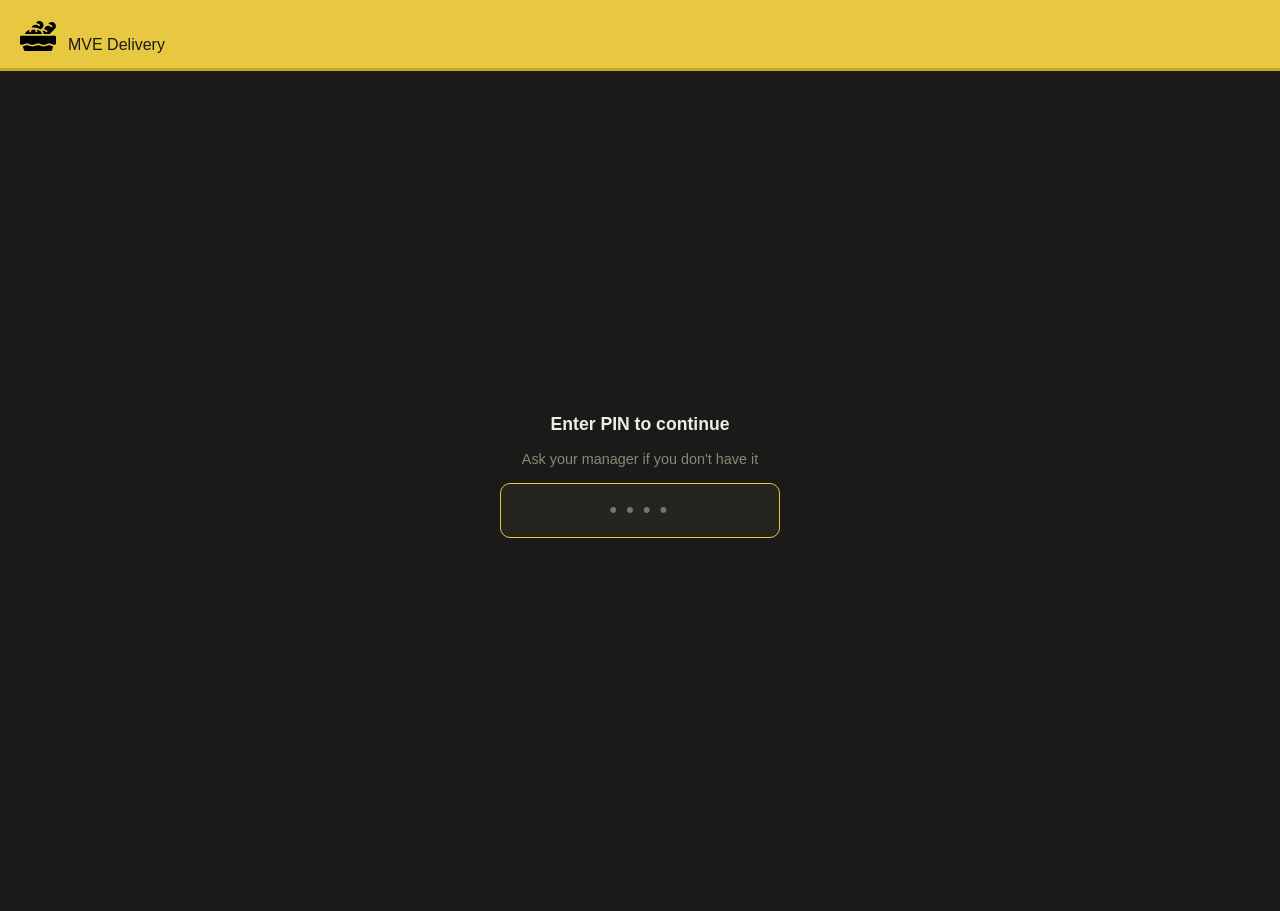
<file: index.html>
<!DOCTYPE html>
<html lang="en">
<head>
  <meta charset="UTF-8">
  <meta name="viewport" content="width=device-width, initial-scale=1.0, maximum-scale=1.0">
  <title>MVE Delivery — Choose List</title>
  <link rel="icon" href="assets/bread-basket.svg" type="image/svg+xml">
  <link rel="stylesheet" href="src/style.css">
  <style>
    .pin-screen { display: flex; flex-direction: column; align-items: center; justify-content: center; min-height: calc(100vh - 60px); padding: 2rem 1rem; gap: 1rem; }
    .pin-title { font-size: 1.1rem; font-weight: 700; color: var(--text); }
    .pin-subtitle { font-size: 0.9rem; color: var(--muted); }
    .pin-form { display: flex; flex-direction: column; align-items: center; gap: 0.75rem; width: 100%; max-width: 280px; }
    .pin-input { width: 100%; padding: 0.85rem 1rem; background: var(--surface); border: 1px solid var(--border); border-radius: 10px; color: var(--text); font-size: 1.4rem; font-family: 'DM Mono', monospace; letter-spacing: 0.15em; text-align: center; outline: none; -webkit-appearance: none; }
    .pin-input:focus { border-color: var(--accent); }
    .pin-btn { width: 100%; padding: 0.85rem; background: var(--accent); color: #1a1a18; font-size: 1rem; font-weight: 700; border: none; border-radius: 10px; cursor: pointer; }
    .pin-btn:active { opacity: 0.8; }
    .pin-error { font-size: 0.9rem; color: #e05555; min-height: 1.2em; }
    @keyframes pin-shake { 0%,100%{transform:translateX(0)} 20%{transform:translateX(-8px)} 40%{transform:translateX(8px)} 60%{transform:translateX(-6px)} 80%{transform:translateX(6px)} }
    .pin-form.shake { animation: pin-shake 0.4s ease; }
    .nav-screen { display: none; flex-direction: column; align-items: center; justify-content: center; min-height: calc(100vh - 60px); padding: 2rem 1rem; gap: 1rem; }
    .nav-screen.visible { display: flex; }
  </style>
</head>
<body>
  <header class="header">
    <img src="assets/bread-basket.svg" alt="" class="header-logo">
    <span class="header-title">MVE Delivery</span>
  </header>

  <div class="pin-screen" id="pinScreen">
    <p class="pin-title">Enter PIN to continue</p>
    <p class="pin-subtitle">Ask your manager if you don't have it</p>
    <form class="pin-form" id="pinForm" onsubmit="submitPin(event)">
      <input class="pin-input" id="pinInput" type="password" inputmode="numeric" pattern="[0-9]*" autocomplete="off" placeholder="••••" maxlength="4" autofocus>
      <p class="pin-error" id="pinError"></p>
    </form>
  </div>

  <main class="nav-screen" id="navScreen">
    <p class="landing-subtitle">Select a list to begin packing</p>
    <a href="bread.html" class="landing-btn landing-btn-bread">🍞 Bread list</a>
    <a href="freezer.html" class="landing-btn landing-btn-freezer">❄️ Freezer wares list</a>
    <a href="buddy.html" class="landing-btn landing-btn-buddy">🤝 Buddy system kiosk</a>
    <a href="upload.html" class="landing-admin">Upload order data</a>
  </main>

  <script>
    // Validates against Firestore — where the actual customer data lives.
    const FIRESTORE_BASE = 'https://firestore.googleapis.com/v1/projects/mve-bread/databases/(default)/documents';
    const FIRESTORE_KEY  = 'AIzaSyBW9rjG7CrZDC9wGmLGze1JQdKQrA2X1oQ';

    function showNav() {
      document.getElementById('pinScreen').style.display = 'none';
      document.getElementById('navScreen').classList.add('visible');
    }

    // If PIN already in session, skip the form
    if (sessionStorage.getItem('app-pin')) {
      showNav();
    } else {
      // Auto-focus opens the number keyboard on mobile immediately
      document.getElementById('pinInput').focus();
    }

    // Strip non-digits and auto-submit once 4 digits are entered
    document.getElementById('pinInput').addEventListener('input', function () {
      this.value = this.value.replace(/\D/g, '').slice(0, 4);
      if (this.value.length === 4) {
        document.getElementById('pinForm').requestSubmit();
      }
    });

    async function submitPin(e) {
      e.preventDefault();
      const form    = document.getElementById('pinForm');
      const input   = document.getElementById('pinInput');
      const errorEl = document.getElementById('pinError');
      const entered = input.value.trim();
      if (!entered) return;

      errorEl.textContent = '';
      try {
        // Try to list bread-orders under this PIN. Firestore returns 403 if the
        // PIN doesn't match /config/pin.value — correct PIN returns 200 (empty or with data).
        const res = await fetch(
          `${FIRESTORE_BASE}/pins/${encodeURIComponent(entered)}/bread-orders?key=${FIRESTORE_KEY}&pageSize=1`
        );
        if (res.status === 401 || res.status === 403) {
          errorEl.textContent = 'Wrong PIN — try again';
          form.classList.remove('shake');
          void form.offsetWidth; // reflow to restart animation
          form.classList.add('shake');
          input.value = '';
          input.focus();
        } else {
          sessionStorage.setItem('app-pin', entered);
          showNav();
        }
      } catch {
        errorEl.textContent = 'Network error — check connection';
      }
    }
  </script>
</body>
</html>
</file>
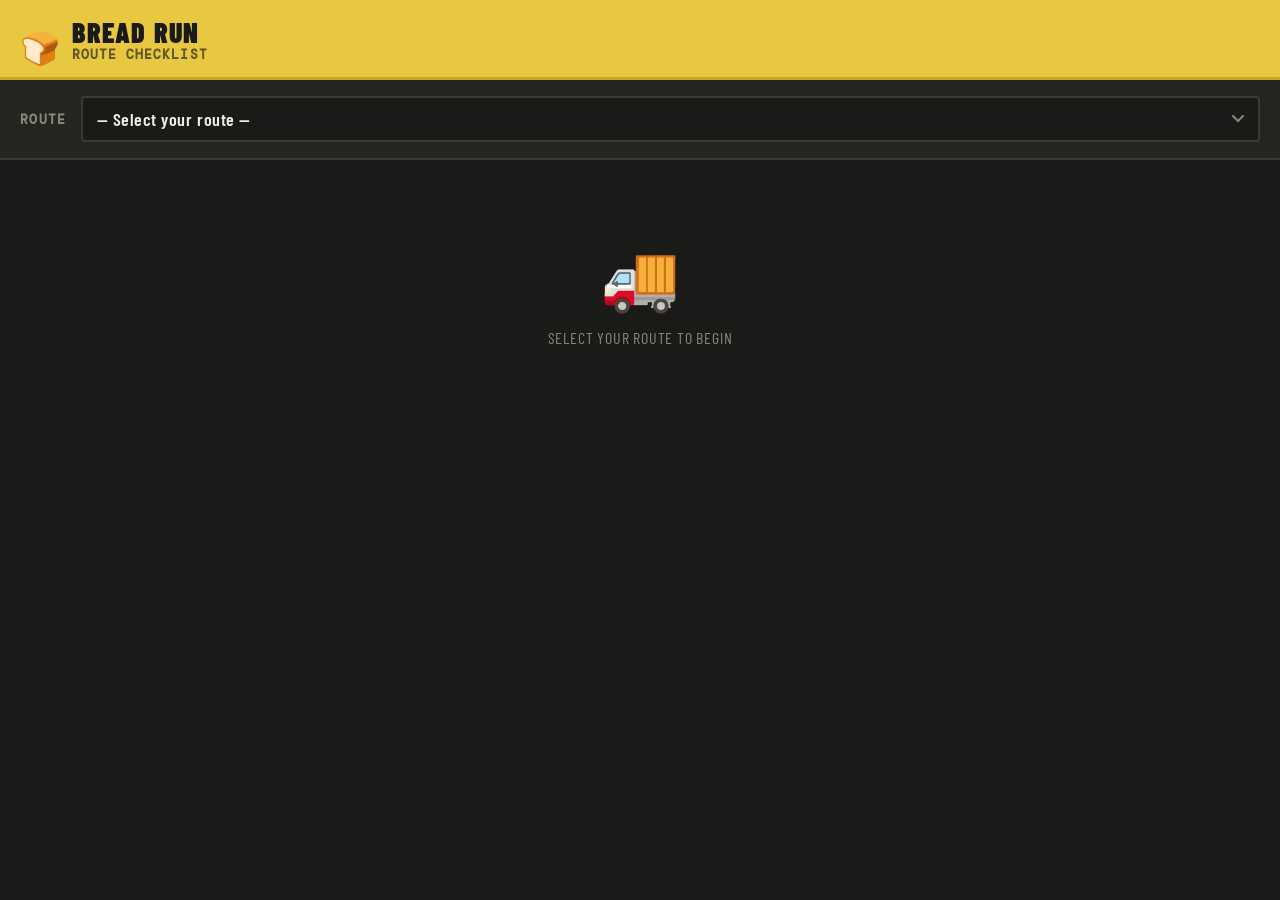
<file: bread-checklist.html>
<!DOCTYPE html>
<html lang="en">

<head>
  <meta charset="UTF-8">
  <meta name="viewport" content="width=device-width, initial-scale=1.0">
  <title>Bread Route Checklist</title>
  <link
    href="https://fonts.googleapis.com/css2?family=DM+Mono:wght@400;500&family=Barlow+Condensed:wght@400;600;700;900&display=swap"
    rel="stylesheet">
  <style>
    :root {
      --bg: #1a1a18;
      --surface: #252520;
      --border: #3a3a32;
      --accent: #e8c840;
      --accent-dim: #b09a28;
      --text: #f0ede0;
      --muted: #888878;
      --done-bg: #1e1e1a;
      --done-text: #555545;
      --check: #5abf6a;
    }

    * {
      box-sizing: border-box;
      margin: 0;
      padding: 0;
    }

    body {
      background: var(--bg);
      color: var(--text);
      font-family: 'Barlow Condensed', sans-serif;
      min-height: 100vh;
      padding: 0;
    }

    header {
      background: var(--accent);
      color: #1a1a18;
      padding: 18px 20px 14px;
      display: flex;
      align-items: flex-end;
      gap: 12px;
      position: sticky;
      top: 0;
      z-index: 100;
      border-bottom: 3px solid #c8a820;
    }

    .logo-icon {
      font-size: 32px;
      line-height: 1;
    }

    .header-text h1 {
      font-size: 28px;
      font-weight: 900;
      letter-spacing: 0.04em;
      line-height: 1;
      text-transform: uppercase;
    }

    .header-text p {
      font-size: 13px;
      font-weight: 600;
      letter-spacing: 0.08em;
      opacity: 0.65;
      text-transform: uppercase;
      font-family: 'DM Mono', monospace;
    }

    .route-selector {
      background: var(--surface);
      border-bottom: 2px solid var(--border);
      padding: 16px 20px;
      display: flex;
      align-items: center;
      gap: 14px;
    }

    .route-selector label {
      font-size: 13px;
      font-weight: 600;
      letter-spacing: 0.1em;
      text-transform: uppercase;
      color: var(--muted);
      font-family: 'DM Mono', monospace;
      white-space: nowrap;
    }

    select {
      flex: 1;
      background: var(--bg);
      color: var(--text);
      border: 2px solid var(--border);
      border-radius: 4px;
      padding: 10px 14px;
      font-family: 'Barlow Condensed', sans-serif;
      font-size: 18px;
      font-weight: 600;
      letter-spacing: 0.03em;
      cursor: pointer;
      appearance: none;
      -webkit-appearance: none;
      background-image: url("data:image/svg+xml,%3Csvg xmlns='http://www.w3.org/2000/svg' width='12' height='8' viewBox='0 0 12 8'%3E%3Cpath d='M1 1l5 5 5-5' stroke='%23888878' stroke-width='2' fill='none' stroke-linecap='round'/%3E%3C/svg%3E");
      background-repeat: no-repeat;
      background-position: right 14px center;
      transition: border-color 0.15s;
    }

    select:focus {
      outline: none;
      border-color: var(--accent);
    }

    .stats-bar {
      padding: 10px 20px;
      display: flex;
      gap: 20px;
      background: var(--bg);
      border-bottom: 1px solid var(--border);
      font-family: 'DM Mono', monospace;
      font-size: 12px;
    }

    .stat {
      display: flex;
      align-items: center;
      gap: 6px;
      color: var(--muted);
    }

    .stat strong {
      color: var(--text);
      font-size: 14px;
    }

    .stat-divider {
      color: var(--border);
    }

    .stat.completed strong {
      color: var(--check);
    }

    .content {
      padding: 16px 20px;
      max-width: 680px;
      margin: 0 auto;
    }

    .placeholder {
      text-align: center;
      padding: 60px 20px;
      color: var(--muted);
    }

    .placeholder .big {
      font-size: 64px;
      margin-bottom: 12px;
    }

    .placeholder p {
      font-size: 16px;
      letter-spacing: 0.05em;
      text-transform: uppercase;
    }

    .order-card {
      background: var(--surface);
      border: 1px solid var(--border);
      border-left: 4px solid var(--accent);
      border-radius: 4px;
      margin-bottom: 10px;
      transition: all 0.2s;
      overflow: hidden;
    }

    .order-card.checked {
      border-left-color: var(--check);
      background: var(--done-bg);
      opacity: 0.65;
    }

    .order-card label {
      display: flex;
      align-items: center;
      gap: 0;
      cursor: pointer;
      padding: 0;
    }

    .checkbox-area {
      width: 56px;
      min-height: 72px;
      display: flex;
      align-items: center;
      justify-content: center;
      flex-shrink: 0;
      border-right: 1px solid var(--border);
    }

    .order-card.checked .checkbox-area {
      border-right-color: #333;
    }

    input[type="checkbox"] {
      appearance: none;
      -webkit-appearance: none;
      width: 24px;
      height: 24px;
      border: 2.5px solid var(--border);
      border-radius: 3px;
      cursor: pointer;
      position: relative;
      transition: all 0.15s;
      flex-shrink: 0;
    }

    input[type="checkbox"]:checked {
      background: var(--check);
      border-color: var(--check);
    }

    input[type="checkbox"]:checked::after {
      content: '';
      position: absolute;
      left: 5px;
      top: 2px;
      width: 9px;
      height: 13px;
      border: 2.5px solid white;
      border-top: none;
      border-left: none;
      transform: rotate(40deg);
    }

    .order-info {
      flex: 1;
      padding: 12px 14px;
      min-width: 0;
    }

    .order-top {
      display: flex;
      align-items: baseline;
      gap: 10px;
      margin-bottom: 4px;
      flex-wrap: wrap;
    }

    .ware-name {
      font-size: 20px;
      font-weight: 700;
      letter-spacing: 0.02em;
      line-height: 1.1;
    }

    .order-card.checked .ware-name {
      color: var(--done-text);
      text-decoration: line-through;
    }

    .qty-badge {
      background: var(--accent);
      color: #1a1a18;
      font-size: 13px;
      font-weight: 700;
      padding: 2px 8px;
      border-radius: 2px;
      font-family: 'DM Mono', monospace;
      letter-spacing: 0.04em;
      white-space: nowrap;
    }

    .order-card.checked .qty-badge {
      background: #333;
      color: var(--done-text);
    }

    .order-meta {
      display: flex;
      gap: 14px;
      flex-wrap: wrap;
    }

    .meta-item {
      font-family: 'DM Mono', monospace;
      font-size: 11px;
      color: var(--muted);
      display: flex;
      align-items: center;
      gap: 4px;
    }

    .order-card.checked .meta-item {
      color: #444;
    }

    .meta-label {
      text-transform: uppercase;
      letter-spacing: 0.06em;
    }

    .meta-value {
      color: var(--text);
    }

    .order-card.checked .meta-value {
      color: #555;
    }

    .section-label {
      font-family: 'DM Mono', monospace;
      font-size: 11px;
      letter-spacing: 0.12em;
      text-transform: uppercase;
      color: var(--muted);
      margin: 20px 0 8px;
      padding-bottom: 6px;
      border-bottom: 1px solid var(--border);
    }

    .reset-btn {
      display: block;
      width: 100%;
      margin-top: 24px;
      margin-bottom: 32px;
      padding: 14px;
      background: transparent;
      border: 2px solid var(--border);
      color: var(--muted);
      font-family: 'Barlow Condensed', sans-serif;
      font-size: 16px;
      font-weight: 600;
      letter-spacing: 0.08em;
      text-transform: uppercase;
      cursor: pointer;
      border-radius: 4px;
      transition: all 0.15s;
    }

    .reset-btn:hover {
      border-color: var(--accent);
      color: var(--accent);
    }

    .all-done {
      text-align: center;
      padding: 30px 20px;
      margin-top: 10px;
    }

    .all-done .icon {
      font-size: 48px;
      margin-bottom: 8px;
    }

    .all-done p {
      font-size: 22px;
      font-weight: 700;
      letter-spacing: 0.06em;
      text-transform: uppercase;
      color: var(--check);
    }

    .summary-box {
      background: var(--surface);
      border-bottom: 3px solid var(--accent);
      padding: 0;
      overflow: hidden;
    }

    .summary-toggle {
      display: flex;
      align-items: center;
      justify-content: space-between;
      padding: 12px 20px;
      cursor: pointer;
      user-select: none;
      background: #2a2a20;
    }

    .summary-toggle:hover {
      background: #303028;
    }

    .summary-toggle-left {
      display: flex;
      align-items: center;
      gap: 10px;
    }

    .summary-title {
      font-size: 13px;
      font-weight: 700;
      letter-spacing: 0.12em;
      text-transform: uppercase;
      font-family: 'DM Mono', monospace;
      color: var(--accent);
    }

    .summary-subtitle {
      font-family: 'DM Mono', monospace;
      font-size: 11px;
      color: var(--muted);
      letter-spacing: 0.06em;
    }

    .summary-chevron {
      color: var(--muted);
      font-size: 14px;
      transition: transform 0.2s;
    }

    .summary-chevron.open {
      transform: rotate(180deg);
    }

    .summary-items {
      padding: 8px 12px 12px;
      display: none;
    }

    .summary-items.open {
      display: block;
    }

    .summary-row {
      display: flex;
      align-items: center;
      gap: 0;
      border-bottom: 1px solid var(--border);
    }

    .summary-row:last-child {
      border-bottom: none;
    }

    .summary-checkbox-area {
      width: 44px;
      height: 44px;
      display: flex;
      align-items: center;
      justify-content: center;
      flex-shrink: 0;
    }

    .summary-row label {
      flex: 1;
      display: flex;
      align-items: center;
      justify-content: space-between;
      cursor: pointer;
      padding: 10px 10px 10px 0;
      gap: 10px;
    }

    .summary-ware {
      font-size: 16px;
      font-weight: 600;
      letter-spacing: 0.02em;
      transition: color 0.15s;
    }

    .summary-row.s-checked .summary-ware {
      color: var(--done-text);
      text-decoration: line-through;
    }

    .summary-qty {
      font-family: 'DM Mono', monospace;
      font-size: 13px;
      font-weight: 500;
      color: var(--accent);
      background: #1a1a12;
      padding: 3px 10px;
      border-radius: 2px;
      white-space: nowrap;
      flex-shrink: 0;
    }

    .summary-row.s-checked .summary-qty {
      color: var(--done-text);
      background: #222;
    }

    margin-bottom: 18px;
    border: 1px solid var(--border);
    border-radius: 5px;
    overflow: hidden;
    }

    .customer-group.cg-done {
      border-color: #2a2a25;
      opacity: 0.7;
    }

    .customer-header {
      display: flex;
      align-items: center;
      justify-content: space-between;
      background: #2e2e28;
      padding: 10px 14px;
      border-bottom: 1px solid var(--border);
    }

    .cg-done .customer-header {
      background: #222220;
      border-bottom-color: #2a2a25;
    }

    .customer-name {
      font-size: 16px;
      font-weight: 700;
      letter-spacing: 0.06em;
      text-transform: uppercase;
      color: var(--accent);
    }

    .cg-done .customer-name {
      color: #555545;
    }

    .customer-tally {
      font-family: 'DM Mono', monospace;
      font-size: 12px;
      color: var(--muted);
      background: var(--bg);
      padding: 2px 8px;
      border-radius: 2px;
    }

    .customer-tally.tally-done {
      color: var(--check);
      background: #1a2a1a;
    }

    .customer-orders .order-card {
      border-radius: 0;
      border-left-width: 4px;
      border-top: none;
      border-right: none;
      border-bottom: 1px solid var(--border);
      margin-bottom: 0;
    }

    .customer-orders .order-card:last-child {
      border-bottom: none;
    }

    .cg-done .customer-orders .order-card {
      border-bottom-color: #2a2a25;
    }

    @media (max-width: 400px) {
      .ware-name {
        font-size: 17px;
      }

      .header-text h1 {
        font-size: 22px;
      }
    }
  </style>
</head>

<body>

  <header>
    <div class="logo-icon">🍞</div>
    <div class="header-text">
      <h1>Bread Run</h1>
      <p>Route Checklist</p>
    </div>
  </header>

  <div class="route-selector">
    <label>Route</label>
    <select id="routeSelect" onchange="loadRoute()">
      <option value="">— Select your route —</option>
    </select>
  </div>

  <div class="stats-bar" id="statsBar" style="display:none">
    <div class="stat"><strong id="statTotal">0</strong> orders</div>
    <div class="stat-divider">|</div>
    <div class="stat completed"><strong id="statDone">0</strong> done</div>
    <div class="stat-divider">|</div>
    <div class="stat"><strong id="statQty">0</strong> units total</div>
  </div>

  <div class="summary-box" id="summaryBox" style="display:none">
    <div class="summary-toggle" onclick="toggleSummary()">
      <div class="summary-toggle-left">
        <span class="summary-title">📦 Sorting Stage</span>
        <span class="summary-subtitle" id="summarySubtitle"></span>
      </div>
      <span class="summary-chevron" id="summaryChevron">▼</span>
    </div>
    <div class="summary-items" id="summaryItems"></div>
  </div>

  <div class="content" id="content">
    <div class="placeholder">
      <div class="big">🚚</div>
      <p>Select your route to begin</p>
    </div>
  </div>

  <script>
    // ─── SAMPLE DATA ────────────────────────────────────────────────────────────
    // In production this would be fetched from Google Sheets
    const sampleData = [
      {orderNum: "B-1041", ware: "Ryfylke Brød", wareType: "Bread", qty: 4, supplier: "Nordic Bakery", route: "R1", driver: "Lars", customer: "Joker Stavanger"},
      {orderNum: "B-1042", ware: "Havre Brød", wareType: "Bread", qty: 4, supplier: "Nordic Bakery", route: "R1", driver: "Lars", customer: "Joker Stavanger"},
      {orderNum: "B-1043", ware: "Ryfylke Brød", wareType: "Bread", qty: 4, supplier: "Nordic Bakery", route: "R1", driver: "Lars", customer: "Joker Stavanger"},
      {orderNum: "B-1044", ware: "Grovbrød", wareType: "Bread", qty: 12, supplier: "Stavanger Mills", route: "R1", driver: "Lars", customer: "Joker Stavanger"},
      {orderNum: "B-1050", ware: "Rugbrød", wareType: "Bread", qty: 8, supplier: "Stavanger Mills", route: "R1", driver: "Lars", customer: "Spar Hillevåg"},
      {orderNum: "B-1051", ware: "Havreloff", wareType: "Bread", qty: 6, supplier: "Stavanger Mills", route: "R1", driver: "Lars", customer: "Spar Hillevåg"},
      {orderNum: "B-1052", ware: "Kneipp Hvit", wareType: "Bread", qty: 10, supplier: "Nordic Bakery", route: "R1", driver: "Lars", customer: "Rema 1000 Mariero"},
      {orderNum: "B-1053", ware: "Kneipp Hvit", wareType: "Bread", qty: 6, supplier: "Nordic Bakery", route: "R1", driver: "Lars", customer: "Rema 1000 Mariero"},
      {orderNum: "B-1054", ware: "Grovbrød", wareType: "Bread", qty: 8, supplier: "Stavanger Mills", route: "R1", driver: "Lars", customer: "Rema 1000 Mariero"},
      {orderNum: "B-1055", ware: "Rugbrød", wareType: "Bread", qty: 10, supplier: "Nordic Bakery", route: "R2", driver: "Erik", customer: "Bunnpris Tasta"},
      {orderNum: "B-1056", ware: "Flatbrød", wareType: "Bread", qty: 30, supplier: "Stavanger Mills", route: "R2", driver: "Erik", customer: "Bunnpris Tasta"},
      {orderNum: "B-1057", ware: "Ryfylke Brød", wareType: "Bread", qty: 8, supplier: "Nordic Bakery", route: "R2", driver: "Erik", customer: "Coop Extra Madla"},
      {orderNum: "B-1058", ware: "Havre Brød", wareType: "Bread", qty: 15, supplier: "Nordic Bakery", route: "R2", driver: "Erik", customer: "Coop Extra Madla"},
      {orderNum: "B-1070", ware: "Kneipp Grov", wareType: "Bread", qty: 20, supplier: "Stavanger Mills", route: "R3", driver: "Ingrid", customer: "Joker Hundvåg"},
      {orderNum: "B-1071", ware: "Rugbrød", wareType: "Bread", qty: 6, supplier: "Nordic Bakery", route: "R3", driver: "Ingrid", customer: "Joker Hundvåg"},
      {orderNum: "B-1072", ware: "Flatbrød", wareType: "Bread", qty: 9, supplier: "Stavanger Mills", route: "R3", driver: "Ingrid", customer: "Spar Kvernevik"},
      // Non-bread items (should be filtered out)
      {orderNum: "C-2001", ware: "Butter Croissant", wareType: "Pastry", qty: 48, supplier: "Artisan Co.", route: "R1", driver: "Lars", customer: "Joker Stavanger"},
      {orderNum: "C-2002", ware: "Milk", wareType: "Dairy", qty: 20, supplier: "Tine", route: "R2", driver: "Erik", customer: "Bunnpris Tasta"},
    ];

    // ─── STATE ──────────────────────────────────────────────────────────────────
    let checked = {};
    let summaryChecked = {}; // separate checkboxes for the sorting stage
    let summaryOpen = true;

    // ─── INIT ────────────────────────────────────────────────────────────────────
    const breadOnly = sampleData.filter(r => r.wareType === "Bread");
    const routes = [...new Set(breadOnly.map(r => r.route))].sort();

    const sel = document.getElementById('routeSelect');
    routes.forEach(r => {
      const opt = document.createElement('option');
      opt.value = r;
      const drivers = [...new Set(breadOnly.filter(x => x.route === r).map(x => x.driver))];
      opt.textContent = `${r}  —  ${drivers.join(', ')}`;
      sel.appendChild(opt);
    });

    function toggleSummary() {
      summaryOpen = !summaryOpen;
      document.getElementById('summaryItems').classList.toggle('open', summaryOpen);
      document.getElementById('summaryChevron').classList.toggle('open', summaryOpen);
    }

    function renderSummary(orders) {
      // Aggregate total qty per unique ware name
      const totals = {};
      orders.forEach(o => {
        totals[o.ware] = (totals[o.ware] || 0) + o.qty;
      });

      const entries = Object.entries(totals).sort((a, b) => a[0].localeCompare(b[0]));
      const doneCount = entries.filter(([ware]) => summaryChecked[ware]).length;

      document.getElementById('summarySubtitle').textContent =
        `${doneCount}/${entries.length} types sorted`;

      const box = document.getElementById('summaryItems');
      box.innerHTML = entries.map(([ware, qty]) => {
        const isChecked = !!summaryChecked[ware];
        const safeId = 'sum-' + ware.replace(/\s+/g, '-');
        return `
      <div class="summary-row ${isChecked ? 's-checked' : ''}" id="${safeId}">
        <div class="summary-checkbox-area">
          <input type="checkbox" ${isChecked ? 'checked' : ''} onchange="toggleSummaryItem('${ware}')">
        </div>
        <label>
          <span class="summary-ware">${ware}</span>
          <span class="summary-qty">${qty} stk</span>
        </label>
      </div>`;
      }).join('');

      box.classList.toggle('open', summaryOpen);
      document.getElementById('summaryChevron').classList.toggle('open', summaryOpen);
      document.getElementById('summaryBox').style.display = 'block';
    }

    function toggleSummaryItem(ware) {
      summaryChecked[ware] = !summaryChecked[ware];
      const route = document.getElementById('routeSelect').value;
      const orders = breadOnly.filter(r => r.route === route);
      renderSummary(orders);
    }
    function loadRoute() {
      const route = sel.value;
      const content = document.getElementById('content');
      const statsBar = document.getElementById('statsBar');

      if (!route) {
        document.getElementById('summaryBox').style.display = 'none';
        statsBar.style.display = 'none';
        content.innerHTML = `<div class="placeholder"><div class="big">🚚</div><p>Select your route to begin</p></div>`;
        return;
      }

      const orders = breadOnly.filter(r => r.route === route);
      if (!orders.length) {
        content.innerHTML = `<div class="placeholder"><div class="big">📭</div><p>No bread orders for this route</p></div>`;
        return;
      }

      statsBar.style.display = 'flex';
      updateStats(orders);
      renderSummary(orders);
      renderOrders(orders);
    }

    function renderOrders(orders) {
      const content = document.getElementById('content');

      // Group by customer, preserving order of first appearance
      const customerMap = {};
      orders.forEach(o => {
        if (!customerMap[o.customer]) customerMap[o.customer] = [];
        customerMap[o.customer].push(o);
      });

      const allDone = orders.every(o => checked[o.orderNum]);
      let html = '';

      if (allDone) {
        html += `<div class="all-done"><div class="icon">✅</div><p>Route complete!</p></div>`;
      }

      Object.entries(customerMap).forEach(([customer, custOrders]) => {
        const custDone = custOrders.filter(o => checked[o.orderNum]).length;
        const custPending = custOrders.length - custDone;
        const allCustDone = custDone === custOrders.length;

        html += `
      <div class="customer-group ${allCustDone ? 'cg-done' : ''}">
        <div class="customer-header">
          <span class="customer-name">${customer}</span>
          <span class="customer-tally ${allCustDone ? 'tally-done' : ''}">${custDone}/${custOrders.length}</span>
        </div>
        <div class="customer-orders">`;

        // Pending first, done at bottom within each customer
        const pending = custOrders.filter(o => !checked[o.orderNum]);
        const done = custOrders.filter(o => checked[o.orderNum]);
        [...pending, ...done].forEach(o => html += cardHTML(o));

        html += `</div></div>`;
      });

      html += `<button class="reset-btn" onclick="resetRoute()">↺ Reset checklist</button>`;
      content.innerHTML = html;
    }

    function cardHTML(o) {
      const isChecked = !!checked[o.orderNum];
      return `
    <div class="order-card ${isChecked ? 'checked' : ''}" id="card-${o.orderNum}">
      <label>
        <div class="checkbox-area">
          <input type="checkbox" ${isChecked ? 'checked' : ''} onchange="toggle('${o.orderNum}')">
        </div>
        <div class="order-info">
          <div class="order-top">
            <span class="ware-name">${o.ware}</span>
            <span class="qty-badge">QTY: ${o.qty}</span>
          </div>
          <div class="order-meta">
            <span class="meta-item"><span class="meta-label">Order</span>&nbsp;<span class="meta-value">${o.orderNum}</span></span>
            <span class="meta-item"><span class="meta-label">Supplier</span>&nbsp;<span class="meta-value">${o.supplier}</span></span>
          </div>
        </div>
      </label>
    </div>`;
    }

    function toggle(orderNum) {
      checked[orderNum] = !checked[orderNum];
      const route = document.getElementById('routeSelect').value;
      const orders = breadOnly.filter(r => r.route === route);
      updateStats(orders);
      renderOrders(orders);
    }

    function updateStats(orders) {
      const doneCount = orders.filter(o => checked[o.orderNum]).length;
      const totalQty = orders.reduce((s, o) => s + o.qty, 0);
      document.getElementById('statTotal').textContent = orders.length;
      document.getElementById('statDone').textContent = doneCount;
      document.getElementById('statQty').textContent = totalQty;
    }

    function resetRoute() {
      const route = document.getElementById('routeSelect').value;
      const orders = breadOnly.filter(r => r.route === route);
      orders.forEach(o => delete checked[o.orderNum]);
      summaryChecked = {};
      updateStats(orders);
      renderSummary(orders);
      renderOrders(orders);
    }
  </script>
</body>

</html>
</file>
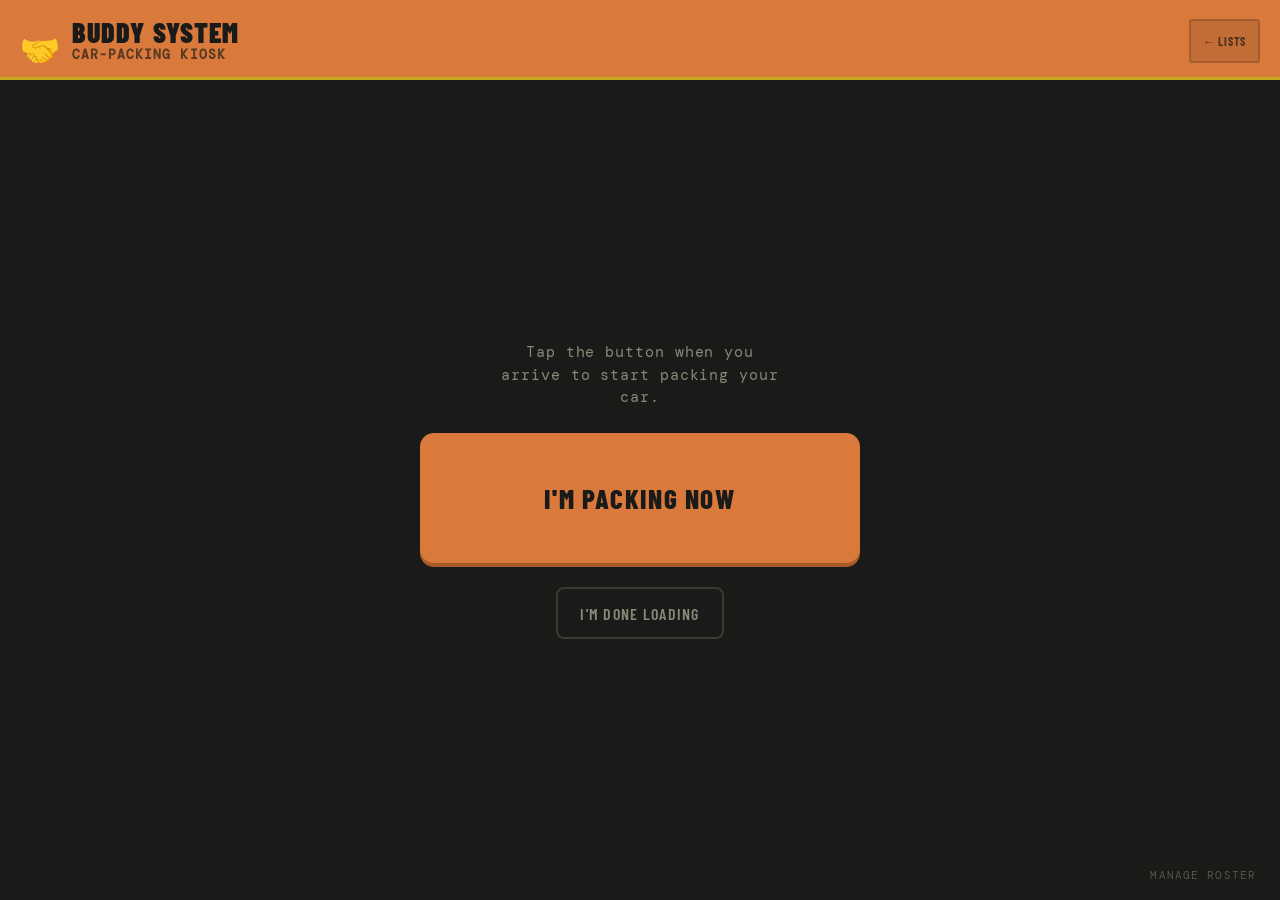
<file: buddy.html>
<!DOCTYPE html>
<html lang="en">
<head>
  <meta charset="UTF-8">
  <meta name="viewport" content="width=device-width, initial-scale=1.0, maximum-scale=1.0, user-scalable=no">
  <meta name="mobile-web-app-capable" content="yes">
  <meta name="apple-mobile-web-app-capable" content="yes">
  <meta name="apple-mobile-web-app-status-bar-style" content="black-translucent">
  <title>Buddy System — Kiosk</title>
  <link rel="icon" type="image/svg+xml" href="assets/bread-basket.svg">
  <link href="https://fonts.googleapis.com/css2?family=DM+Mono:wght@400;500&family=Barlow+Condensed:wght@400;600;700;900&display=swap" rel="stylesheet">
  <link rel="stylesheet" href="src/style.css">
  <style>
    /* ── BUDDY KIOSK ────────────────────────────────────────────
       Big-tap, single-tablet, self-serve flow. Three screens:
       idle → pick name → assignment. State lives in localStorage. */
    body.theme-buddy {
      --accent:     #d97a3c;
      --accent-dim: #a85a28;
      --done-bg:    #2a1d12;
      --check:      #5abf6a;
    }

    .buddy-screen {
      display: none;
      flex-direction: column;
      align-items: center;
      justify-content: center;
      min-height: calc(100vh - 80px);
      padding: 2rem 1.25rem;
      gap: 1.5rem;
      text-align: center;
    }
    .buddy-screen.visible { display: flex; }

    .buddy-headline {
      font-size: 2.4rem;
      font-weight: 900;
      letter-spacing: 0.04em;
      text-transform: uppercase;
      line-height: 1.05;
      max-width: 18ch;
    }
    .buddy-sub {
      font-family: 'DM Mono', monospace;
      font-size: 0.95rem;
      color: var(--muted);
      letter-spacing: 0.06em;
      max-width: 32ch;
      line-height: 1.5;
    }

    .buddy-big-btn {
      width: 100%;
      max-width: 440px;
      min-height: 130px;
      padding: 1.5rem;
      background: var(--accent);
      color: #1a1a18;
      border: none;
      border-radius: 14px;
      font-family: 'Barlow Condensed', sans-serif;
      font-size: 1.7rem;
      font-weight: 800;
      letter-spacing: 0.06em;
      text-transform: uppercase;
      cursor: pointer;
      box-shadow: 0 4px 0 var(--accent-dim);
    }
    .buddy-big-btn:active {
      transform: translateY(2px);
      box-shadow: 0 2px 0 var(--accent-dim);
    }

    .buddy-secondary-btn {
      background: transparent;
      color: var(--muted);
      border: 2px solid var(--border);
      padding: 0.9rem 1.4rem;
      border-radius: 8px;
      font-family: 'Barlow Condensed', sans-serif;
      font-size: 1rem;
      font-weight: 600;
      letter-spacing: 0.08em;
      text-transform: uppercase;
      cursor: pointer;
      min-height: 52px;
    }
    .buddy-secondary-btn:active { color: var(--accent); border-color: var(--accent); }

    /* Queue badge on idle screen — shows how many are packing alone */
    .buddy-queue-pill {
      display: inline-flex;
      align-items: center;
      gap: 8px;
      background: var(--surface);
      border: 1px solid var(--border);
      border-radius: 999px;
      padding: 8px 16px;
      font-family: 'DM Mono', monospace;
      font-size: 0.85rem;
      color: var(--muted);
      letter-spacing: 0.06em;
    }
    .buddy-queue-pill strong { color: var(--accent); font-size: 1rem; }
    .buddy-queue-pill .dot {
      width: 8px; height: 8px; border-radius: 50%;
      background: var(--accent);
    }

    /* Roster grid — name buttons sized for thumb taps */
    .buddy-roster {
      display: grid;
      grid-template-columns: repeat(auto-fill, minmax(180px, 1fr));
      gap: 0.75rem;
      width: 100%;
      max-width: 720px;
    }
    .buddy-name-btn {
      background: var(--surface);
      border: 2px solid var(--border);
      color: var(--text);
      padding: 1.15rem 1rem;
      border-radius: 10px;
      font-family: 'Barlow Condensed', sans-serif;
      font-size: 1.25rem;
      font-weight: 600;
      letter-spacing: 0.03em;
      cursor: pointer;
      min-height: 72px;
      transition: background 0.1s;
    }
    .buddy-name-btn:active { background: var(--accent); color: #1a1a18; border-color: var(--accent); }
    .buddy-name-btn.in-queue {
      background: rgba(217, 122, 60, 0.08);
      border-color: var(--accent-dim);
      color: var(--accent);
    }
    .buddy-name-btn.in-queue::after {
      content: '· packing';
      font-family: 'DM Mono', monospace;
      font-size: 0.7rem;
      color: var(--muted);
      display: block;
      margin-top: 4px;
      letter-spacing: 0.06em;
    }

    .buddy-empty-roster {
      color: var(--muted);
      font-family: 'DM Mono', monospace;
      font-size: 0.9rem;
      padding: 2rem 1rem;
      text-align: center;
      max-width: 36ch;
      line-height: 1.5;
    }

    /* Assignment screen — full-bleed result */
    .buddy-result-card {
      width: 100%;
      max-width: 480px;
      background: var(--surface);
      border: 2px solid var(--border);
      border-radius: 16px;
      padding: 2rem 1.5rem;
      display: flex;
      flex-direction: column;
      align-items: center;
      gap: 1rem;
    }
    .buddy-result-card.help { border-color: var(--accent); }
    .buddy-result-card.solo { border-color: var(--accent-dim); }

    .buddy-result-eyebrow {
      font-family: 'DM Mono', monospace;
      font-size: 0.8rem;
      color: var(--muted);
      letter-spacing: 0.14em;
      text-transform: uppercase;
    }
    .buddy-result-icon { font-size: 4rem; line-height: 1; }
    .buddy-result-title {
      font-size: 2rem;
      font-weight: 900;
      letter-spacing: 0.03em;
      text-transform: uppercase;
      line-height: 1.05;
    }
    .buddy-result-name {
      font-size: 2.4rem;
      font-weight: 900;
      color: var(--accent);
      letter-spacing: 0.04em;
      text-transform: uppercase;
      line-height: 1.05;
    }
    .buddy-result-detail {
      font-family: 'DM Mono', monospace;
      font-size: 0.95rem;
      color: var(--muted);
      letter-spacing: 0.04em;
      line-height: 1.5;
    }

    /* Manage drawer — hidden roster editor for the coordinator */
    .buddy-manage-link {
      position: fixed;
      bottom: 12px;
      right: 14px;
      font-family: 'DM Mono', monospace;
      font-size: 0.7rem;
      color: #555545;
      letter-spacing: 0.1em;
      cursor: pointer;
      padding: 6px 10px;
      text-transform: uppercase;
    }
    .buddy-manage-link:active { color: var(--accent); }

    .buddy-manage-overlay {
      display: none;
      position: fixed;
      inset: 0;
      background: rgba(0,0,0,0.7);
      z-index: 50;
      align-items: center;
      justify-content: center;
      padding: 1rem;
    }
    .buddy-manage-overlay.open { display: flex; }
    .buddy-manage-sheet {
      background: var(--surface);
      border: 1px solid var(--border);
      border-radius: 12px;
      width: 100%;
      max-width: 480px;
      padding: 1.5rem;
      display: flex;
      flex-direction: column;
      gap: 1rem;
    }
    .buddy-manage-sheet h2 {
      font-size: 1.2rem;
      letter-spacing: 0.04em;
      text-transform: uppercase;
    }
    .buddy-manage-sheet textarea {
      width: 100%;
      min-height: 240px;
      background: var(--bg);
      color: var(--text);
      border: 2px solid var(--border);
      border-radius: 6px;
      padding: 12px;
      font-family: 'DM Mono', monospace;
      font-size: 1rem;
      line-height: 1.5;
      resize: vertical;
    }
    .buddy-manage-sheet textarea:focus { outline: none; border-color: var(--accent); }
    .buddy-manage-hint {
      font-family: 'DM Mono', monospace;
      font-size: 0.75rem;
      color: var(--muted);
      letter-spacing: 0.04em;
    }
    .buddy-manage-actions { display: flex; gap: 10px; }
    .buddy-manage-actions button { flex: 1; }
    .buddy-manage-save {
      background: var(--accent);
      color: #1a1a18;
      border: none;
      padding: 14px;
      border-radius: 6px;
      font-family: 'Barlow Condensed', sans-serif;
      font-size: 1rem;
      font-weight: 700;
      letter-spacing: 0.06em;
      text-transform: uppercase;
      cursor: pointer;
    }
    .buddy-clear-queue-btn {
      background: transparent;
      color: #e07070;
      border: 1px solid #6a2a2a;
      padding: 10px;
      border-radius: 6px;
      font-family: 'DM Mono', monospace;
      font-size: 0.8rem;
      letter-spacing: 0.04em;
      cursor: pointer;
      margin-top: 4px;
    }

    @media (max-width: 480px) {
      .buddy-headline { font-size: 1.9rem; }
      .buddy-result-title { font-size: 1.6rem; }
      .buddy-result-name { font-size: 2rem; }
      .buddy-roster { grid-template-columns: repeat(auto-fill, minmax(140px, 1fr)); }
    }
  </style>
</head>

<body class="theme-buddy">

  <header>
    <div class="logo-icon">🤝</div>
    <div class="header-text">
      <h1>Buddy System</h1>
      <p>Car-Packing Kiosk</p>
    </div>
    <div class="header-actions">
      <a href="index.html" class="info-btn">← Lists</a>
    </div>
  </header>

  <!-- IDLE SCREEN -->
  <main class="buddy-screen visible" id="screenIdle">
    <p class="buddy-sub">Tap the button when you arrive to start packing your car.</p>
    <button class="buddy-big-btn" id="btnArrive">I'm packing now</button>
    <div class="buddy-queue-pill" id="queuePill" style="display:none">
      <span class="dot"></span>
      <span><strong id="queueCount">0</strong> already packing alone — tap in to help</span>
    </div>
    <button class="buddy-secondary-btn" id="btnDone">I'm done loading</button>
  </main>

  <!-- PICK NAME SCREEN -->
  <main class="buddy-screen" id="screenPick">
    <p class="buddy-headline" id="pickHeadline">Who are you?</p>
    <p class="buddy-sub" id="pickSub">Tap your name to get your assignment.</p>
    <div class="buddy-roster" id="rosterGrid"></div>
    <div class="buddy-empty-roster" id="rosterEmpty" style="display:none">
      No names on the roster yet. Tap "manage roster" at the bottom-right to add people.
    </div>
    <button class="buddy-secondary-btn" id="btnPickCancel">Cancel</button>
  </main>

  <!-- ASSIGNMENT / RESULT SCREEN -->
  <main class="buddy-screen" id="screenResult">
    <div class="buddy-result-card" id="resultCard">
      <span class="buddy-result-eyebrow" id="resultEyebrow">Your assignment</span>
      <span class="buddy-result-icon" id="resultIcon">🤝</span>
      <span class="buddy-result-title" id="resultTitle">Help</span>
      <span class="buddy-result-name" id="resultName">—</span>
      <p class="buddy-result-detail" id="resultDetail"></p>
    </div>
    <button class="buddy-big-btn" id="btnGotIt">Got it</button>
  </main>

  <!-- MANAGE ROSTER (hidden coordinator drawer) -->
  <span class="buddy-manage-link" id="manageLink">manage roster</span>
  <div class="buddy-manage-overlay" id="manageOverlay">
    <div class="buddy-manage-sheet">
      <h2>Roster</h2>
      <p class="buddy-manage-hint">One name per line. These are the names that show up on the pick screen.</p>
      <textarea id="rosterTextarea" placeholder="Sister Smith&#10;Sister Jones&#10;Brother Anderson"></textarea>
      <div class="buddy-manage-actions">
        <button class="buddy-secondary-btn" id="btnManageCancel">Cancel</button>
        <button class="buddy-manage-save" id="btnManageSave">Save</button>
      </div>
      <button class="buddy-clear-queue-btn" id="btnClearQueue">Clear queue (everyone has left)</button>
    </div>
  </div>

  <script>
    // ─── STORAGE ─────────────────────────────────────────────────
    // roster: array of names. queue: people who tapped in with no buddy
    // available — they're packing alone and waiting for the next arrival
    // to come help them.
    const ROSTER_KEY = 'buddy:roster';
    const QUEUE_KEY  = 'buddy:queue';

    function loadRoster() {
      try { return JSON.parse(localStorage.getItem(ROSTER_KEY)) || []; }
      catch { return []; }
    }
    function saveRoster(list) {
      localStorage.setItem(ROSTER_KEY, JSON.stringify(list));
    }
    function loadQueue() {
      try { return JSON.parse(localStorage.getItem(QUEUE_KEY)) || []; }
      catch { return []; }
    }
    function saveQueue(q) {
      localStorage.setItem(QUEUE_KEY, JSON.stringify(q));
    }

    // ─── SCREEN ROUTING ───────────────────────────────────────────
    const screens = ['Idle', 'Pick', 'Result'];
    function show(name) {
      screens.forEach(s => {
        document.getElementById('screen' + s).classList.toggle('visible', s === name);
      });
    }

    // ─── IDLE SCREEN ──────────────────────────────────────────────
    function refreshIdle() {
      const q = loadQueue();
      const pill = document.getElementById('queuePill');
      if (q.length === 0) {
        pill.style.display = 'none';
      } else {
        pill.style.display = 'inline-flex';
        document.getElementById('queueCount').textContent = q.length;
      }
    }

    document.getElementById('btnArrive').addEventListener('click', () => {
      enterPickScreen('arrive');
    });

    document.getElementById('btnDone').addEventListener('click', () => {
      enterPickScreen('done');
    });

    // ─── PICK NAME SCREEN ─────────────────────────────────────────
    // Two modes: 'arrive' (tap your name to clock in and get assigned)
    // or 'done' (tap your name to remove yourself from the packing queue).
    let pickMode = 'arrive';

    function enterPickScreen(mode) {
      pickMode = mode;
      const headline = document.getElementById('pickHeadline');
      const sub      = document.getElementById('pickSub');
      if (mode === 'done') {
        headline.textContent = 'Who finished?';
        sub.textContent = 'Tap your name to clear yourself from the queue.';
      } else {
        headline.textContent = 'Who are you?';
        sub.textContent = 'Tap your name to get your assignment.';
      }
      renderRoster();
      show('Pick');
    }

    function renderRoster() {
      const grid    = document.getElementById('rosterGrid');
      const empty   = document.getElementById('rosterEmpty');
      const roster  = loadRoster();
      const queue   = loadQueue();
      const queueNames = new Set(queue.map(p => p.name));

      grid.innerHTML = '';
      if (roster.length === 0) {
        empty.style.display = 'block';
        return;
      }
      empty.style.display = 'none';

      // In "done" mode, only show people who are actually in the queue —
      // anyone else has nothing to clear.
      const visible = pickMode === 'done'
        ? roster.filter(n => queueNames.has(n))
        : roster;

      if (pickMode === 'done' && visible.length === 0) {
        empty.style.display = 'block';
        empty.textContent = 'Nobody is packing alone right now.';
        return;
      }

      visible.forEach(name => {
        const btn = document.createElement('button');
        btn.className = 'buddy-name-btn';
        btn.textContent = name;
        if (queueNames.has(name)) btn.classList.add('in-queue');
        btn.addEventListener('click', () => handleNameTap(name));
        grid.appendChild(btn);
      });
    }

    document.getElementById('btnPickCancel').addEventListener('click', () => {
      refreshIdle();
      show('Idle');
    });

    // ─── PAIRING LOGIC ────────────────────────────────────────────
    // FIFO buddy system: when someone taps in, if anyone is already
    // packing alone, send the new arrival to help the longest-waiting
    // person. Otherwise the new arrival packs solo and joins the queue.
    function handleNameTap(name) {
      if (pickMode === 'done') {
        const q = loadQueue().filter(p => p.name !== name);
        saveQueue(q);
        showResult({
          mode: 'done',
          title: 'Cleared',
          name,
          detail: 'You\'re marked as finished. Drive safe!',
          icon: '✓',
        });
        return;
      }

      const queue = loadQueue();
      // Don't double-queue someone who already tapped in
      if (queue.some(p => p.name === name)) {
        showResult({
          mode: 'solo',
          title: 'You\'re already in the queue',
          name,
          detail: 'Keep packing — the next person will be sent to help you.',
          icon: '⏳',
        });
        return;
      }

      if (queue.length === 0) {
        // First in — pack alone, wait for a helper
        queue.push({ name, ts: Date.now() });
        saveQueue(queue);
        showResult({
          mode: 'solo',
          title: 'Pack your own car',
          name: '',
          detail: 'Nobody else is packing yet. The next person to arrive will be sent to help you.',
          icon: '🚗',
        });
      } else {
        // Pair with longest-waiting person
        const helpee = queue.shift();
        saveQueue(queue);
        showResult({
          mode: 'help',
          title: 'Go help',
          name: helpee.name,
          detail: 'They started ' + minutesAgo(helpee.ts) + '. Find them in the parking lot and help load their car.',
          icon: '🤝',
        });
      }
    }

    function minutesAgo(ts) {
      const mins = Math.max(0, Math.round((Date.now() - ts) / 60000));
      if (mins === 0) return 'just now';
      if (mins === 1) return '1 minute ago';
      return mins + ' minutes ago';
    }

    // ─── RESULT SCREEN ────────────────────────────────────────────
    function showResult({ mode, title, name, detail, icon }) {
      const card = document.getElementById('resultCard');
      card.classList.remove('help', 'solo');
      if (mode === 'help' || mode === 'solo') card.classList.add(mode);

      document.getElementById('resultEyebrow').textContent =
        mode === 'done' ? 'Thanks!' : 'Your assignment';
      document.getElementById('resultIcon').textContent  = icon;
      document.getElementById('resultTitle').textContent = title;
      const nameEl = document.getElementById('resultName');
      nameEl.textContent = name || '';
      nameEl.style.display = name ? 'block' : 'none';
      document.getElementById('resultDetail').textContent = detail;
      show('Result');
    }

    document.getElementById('btnGotIt').addEventListener('click', () => {
      refreshIdle();
      show('Idle');
    });

    // ─── MANAGE ROSTER DRAWER ─────────────────────────────────────
    const manageOverlay = document.getElementById('manageOverlay');
    document.getElementById('manageLink').addEventListener('click', () => {
      document.getElementById('rosterTextarea').value = loadRoster().join('\n');
      manageOverlay.classList.add('open');
    });
    document.getElementById('btnManageCancel').addEventListener('click', () => {
      manageOverlay.classList.remove('open');
    });
    document.getElementById('btnManageSave').addEventListener('click', () => {
      const lines = document.getElementById('rosterTextarea').value
        .split('\n')
        .map(s => s.trim())
        .filter(Boolean);
      // dedupe while preserving order
      const seen = new Set();
      const deduped = lines.filter(n => seen.has(n) ? false : (seen.add(n), true));
      saveRoster(deduped);
      manageOverlay.classList.remove('open');
      refreshIdle();
    });
    document.getElementById('btnClearQueue').addEventListener('click', () => {
      if (confirm('Clear everyone from the packing queue? Use this if people left without tapping "I\'m done".')) {
        saveQueue([]);
        manageOverlay.classList.remove('open');
        refreshIdle();
      }
    });

    // ─── INIT ─────────────────────────────────────────────────────
    refreshIdle();
  </script>
</body>
</html>
</file>
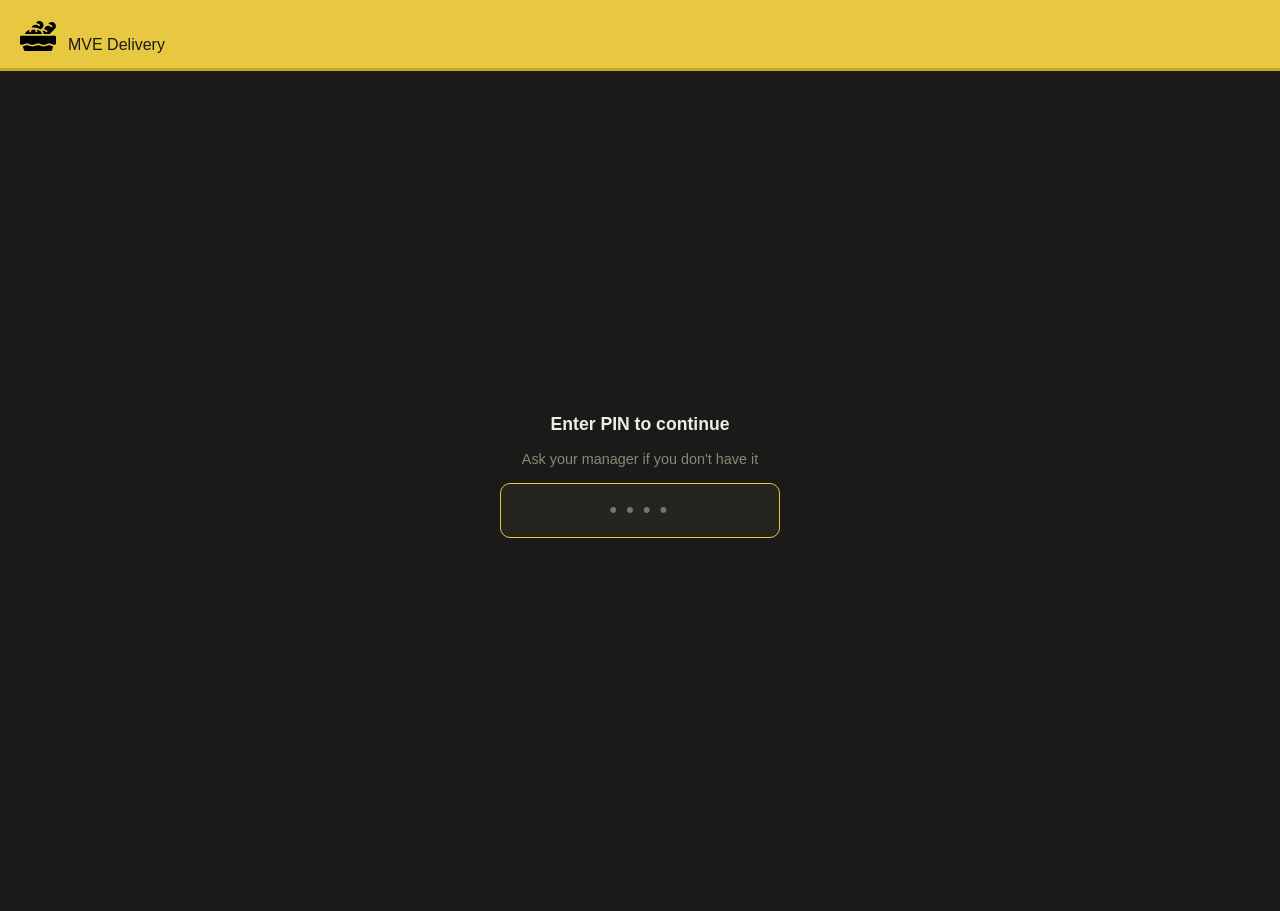
<file: missing-report.html>
<!DOCTYPE html>
<html lang="en">

<head>
  <meta charset="UTF-8">
  <meta name="viewport" content="width=device-width, initial-scale=1.0, user-scalable=no">
  <title>Missing Items Report — Bread Run</title>
  <link rel="icon" type="image/svg+xml" href="assets/bread-basket.svg">
  <link href="https://fonts.googleapis.com/css2?family=DM+Mono:wght@400;500&family=Barlow+Condensed:wght@400;600;700;900&display=swap" rel="stylesheet">
  <style>
    /* ── DESIGN TOKENS ── */
    :root {
      --bg:         #1a1a18;
      --surface:    #252520;
      --border:     #3a3a32;
      --accent:     #e8c840;
      --accent-dim: #b09a28;
      --text:       #f0ede0;
      --muted:      #888878;
      --check:      #5abf6a;
    }

    * { box-sizing: border-box; margin: 0; padding: 0; -webkit-tap-highlight-color: transparent; }

    body {
      background: var(--bg);
      color: var(--text);
      font-family: 'Barlow Condensed', sans-serif;
      min-height: 100vh;
    }

    /* ── HEADER ── */
    header {
      background: var(--accent);
      color: #1a1a18;
      padding: 18px 20px 14px;
      display: flex;
      align-items: flex-end;
      gap: 12px;
      border-bottom: 3px solid #c8a820;
    }

    .logo-icon { font-size: 32px; line-height: 1; }

    .header-text h1 {
      font-size: 28px;
      font-weight: 900;
      letter-spacing: 0.04em;
      line-height: 1;
      text-transform: uppercase;
    }

    .header-text p {
      font-size: 13px;
      font-weight: 600;
      letter-spacing: 0.08em;
      opacity: 0.65;
      text-transform: uppercase;
      font-family: 'DM Mono', monospace;
    }

    .header-actions { margin-left: auto; display: flex; align-items: center; }

    .refresh-btn {
      background: rgba(0, 0, 0, 0.15);
      border: 2px solid rgba(0, 0, 0, 0.2);
      color: #1a1a18;
      font-family: 'Barlow Condensed', sans-serif;
      font-size: 14px;
      font-weight: 700;
      letter-spacing: 0.08em;
      text-transform: uppercase;
      padding: 8px 16px;
      border-radius: 3px;
      cursor: pointer;
      min-width: 44px;
      min-height: 44px;
      display: flex;
      align-items: center;
      justify-content: center;
    }
    .refresh-btn:active { background: rgba(0, 0, 0, 0.3); }

    /* ── LAYOUT ── */
    .report-wrap { max-width: 680px; margin: 0 auto; padding: 14px 16px; }

    /* ── FEEDBACK MESSAGES ── */
    #loadingMsg, #errorMsg {
      font-family: 'DM Mono', monospace;
      font-size: 13px;
      color: var(--muted);
      text-align: center;
      padding: 60px 20px;
      letter-spacing: 0.06em;
    }
    #errorMsg { color: #e07070; }

    /* ── SECTION HEADINGS ── */
    .report-section { margin-bottom: 24px; }

    .section-heading {
      font-family: 'DM Mono', monospace;
      font-size: 11px;
      font-weight: 600;
      letter-spacing: 0.12em;
      text-transform: uppercase;
      color: var(--muted);
      padding: 12px 0 8px;
      border-bottom: 1px solid var(--border);
      margin-bottom: 10px;
    }

    /* ── REPORT CARDS ── */
    .report-card {
      background: var(--surface);
      border-left: 4px solid var(--border);
      border-radius: 4px;
      padding: 14px 16px;
      margin-bottom: 8px;
    }
    .report-card.replaced      { border-left-color: var(--accent); background: #26230e; }
    .report-card.fully-missing { border-left-color: #bf4040;       background: #281818; }

    .card-top {
      display: flex;
      align-items: center;
      gap: 10px;
      margin-bottom: 8px;
      flex-wrap: wrap;
    }

    .card-ware {
      font-size: 20px;
      font-weight: 700;
      letter-spacing: 0.02em;
      line-height: 1.2;
      flex: 1;
    }
    .fully-missing .card-ware { color: #e07070; }
    .replaced      .card-ware { color: var(--accent); }

    /* ── STATUS BADGE ── */
    .status-badge {
      font-family: 'DM Mono', monospace;
      font-size: 11px;
      font-weight: 500;
      letter-spacing: 0.08em;
      text-transform: uppercase;
      padding: 3px 8px;
      border-radius: 2px;
      flex-shrink: 0;
    }
    .badge-missing  { background: rgba(191,64,64,0.2);   color: #e07070;       border: 1px solid #7a3030; }
    .badge-replaced { background: rgba(232,200,64,0.15); color: var(--accent); border: 1px solid var(--accent-dim); }

    /* ── META PILLS ── */
    .card-meta {
      display: flex;
      flex-wrap: wrap;
      gap: 12px;
    }

    .meta-pill {
      font-family: 'DM Mono', monospace;
      font-size: 12px;
      color: var(--muted);
      display: flex;
      align-items: center;
      gap: 4px;
    }

    .meta-label {
      text-transform: uppercase;
      letter-spacing: 0.06em;
      font-size: 11px;
    }

    .meta-value { color: var(--text); }
    .fully-missing .meta-value { color: #c0a0a0; }
    .replaced      .meta-value { color: #d4c070; }

    /* ── EMPTY STATE ── */
    .empty-state {
      font-family: 'DM Mono', monospace;
      font-size: 12px;
      color: var(--muted);
      padding: 16px 0;
      letter-spacing: 0.04em;
    }

    /* ── RESPONSIVE ── */
    @media (max-width: 380px) {
      .header-text h1 { font-size: 22px; }
      .card-ware      { font-size: 17px; }
    }
  </style>
</head>

<body>

  <header>
    <div class="logo-icon">🍞</div>
    <div class="header-text">
      <h1>Missing Items</h1>
      <p>Report</p>
    </div>
    <div class="header-actions">
      <button class="refresh-btn">↻ Refresh</button>
    </div>
  </header>

  <div class="report-wrap">
    <div id="loadingMsg">Loading…</div>
    <div id="errorMsg" style="display:none"></div>

    <div id="report" style="display:none">
      <section class="report-section" id="sectionReplaced">
        <h2 class="section-heading">Replaced</h2>
        <div id="listReplaced"></div>
      </section>
      <section class="report-section" id="sectionMissing">
        <h2 class="section-heading">Fully Missing</h2>
        <div id="listMissing"></div>
      </section>
    </div>
  </div>

  <script>
    const FIREBASE_URL = 'https://mve-bread-default-rtdb.europe-west1.firebasedatabase.app';

    const pin = sessionStorage.getItem('app-pin');
    if (!pin) { location.replace('index.html'); }

    async function fetchMissing() {
      document.getElementById('loadingMsg').style.display = 'block';
      document.getElementById('errorMsg').style.display  = 'none';
      document.getElementById('report').style.display    = 'none';

      try {
        const res = await fetch(`${FIREBASE_URL}/${encodeURIComponent(pin)}/statuses.json`);
        if (!res.ok) throw new Error(`HTTP ${res.status}`);
        const data = await res.json();
        render(data);
      } catch (err) {
        document.getElementById('loadingMsg').style.display = 'none';
        document.getElementById('errorMsg').style.display  = 'block';
        document.getElementById('errorMsg').textContent    = `Could not load data — ${err.message}`;
      }
    }

    function render(data) {
      const replaced = [];
      const missing  = [];

      if (data) {
        Object.entries(data).forEach(([encodedKey, val]) => {
          if (val.status !== 'missing') return;
          const key = decodeURIComponent(encodedKey);
          if (key.startsWith('SUMMARY|')) return;

          const pipeIdx  = key.indexOf('|');
          const orderNum = pipeIdx >= 0 ? key.slice(0, pipeIdx) : key;
          const ware     = pipeIdx >= 0 ? key.slice(pipeIdx + 1) : key;

          const item = {
            orderNum,
            ware,
            route:          val.route          || '—',
            customer:       val.customer        || '—',
            qtyMissing:     val.qtyMissing      ?? null,
            replacementWare: val.replacementWare ?? null,
          };

          if (item.replacementWare) replaced.push(item);
          else                       missing.push(item);
        });
      }

      document.getElementById('listReplaced').innerHTML =
        replaced.length ? replaced.map(cardHTML).join('') : emptyHTML('No replaced items');
      document.getElementById('listMissing').innerHTML =
        missing.length  ? missing.map(cardHTML).join('')  : emptyHTML('No fully missing items');

      document.getElementById('loadingMsg').style.display = 'none';
      document.getElementById('report').style.display     = 'block';
    }

    function cardHTML(item) {
      const cardClass  = item.replacementWare ? 'replaced'       : 'fully-missing';
      const badgeClass = item.replacementWare ? 'badge-replaced' : 'badge-missing';
      const badgeText  = item.replacementWare ? 'REPLACED'       : 'MISSING';

      const qtyHTML = item.qtyMissing != null
        ? `<span class="meta-pill"><span class="meta-label">Qty missing</span>&nbsp;<span class="meta-value">${item.qtyMissing}</span></span>`
        : '';
      const replHTML = item.replacementWare
        ? `<span class="meta-pill"><span class="meta-label">Replacement</span>&nbsp;<span class="meta-value">${item.replacementWare}</span></span>`
        : '';

      return `
        <div class="report-card ${cardClass}">
          <div class="card-top">
            <span class="card-ware">${item.ware}</span>
            <span class="status-badge ${badgeClass}">${badgeText}</span>
          </div>
          <div class="card-meta">
            <span class="meta-pill"><span class="meta-label">Route</span>&nbsp;<span class="meta-value">${item.route}</span></span>
            <span class="meta-pill"><span class="meta-label">Customer</span>&nbsp;<span class="meta-value">${item.customer}</span></span>
            <span class="meta-pill"><span class="meta-label">Order</span>&nbsp;<span class="meta-value">${item.orderNum}</span></span>
            ${qtyHTML}${replHTML}
          </div>
        </div>`;
    }

    function emptyHTML(msg) {
      return `<div class="empty-state">${msg}</div>`;
    }

    document.querySelector('.refresh-btn').addEventListener('click', fetchMissing);
    fetchMissing();
  </script>

</body>
</html>
</file>
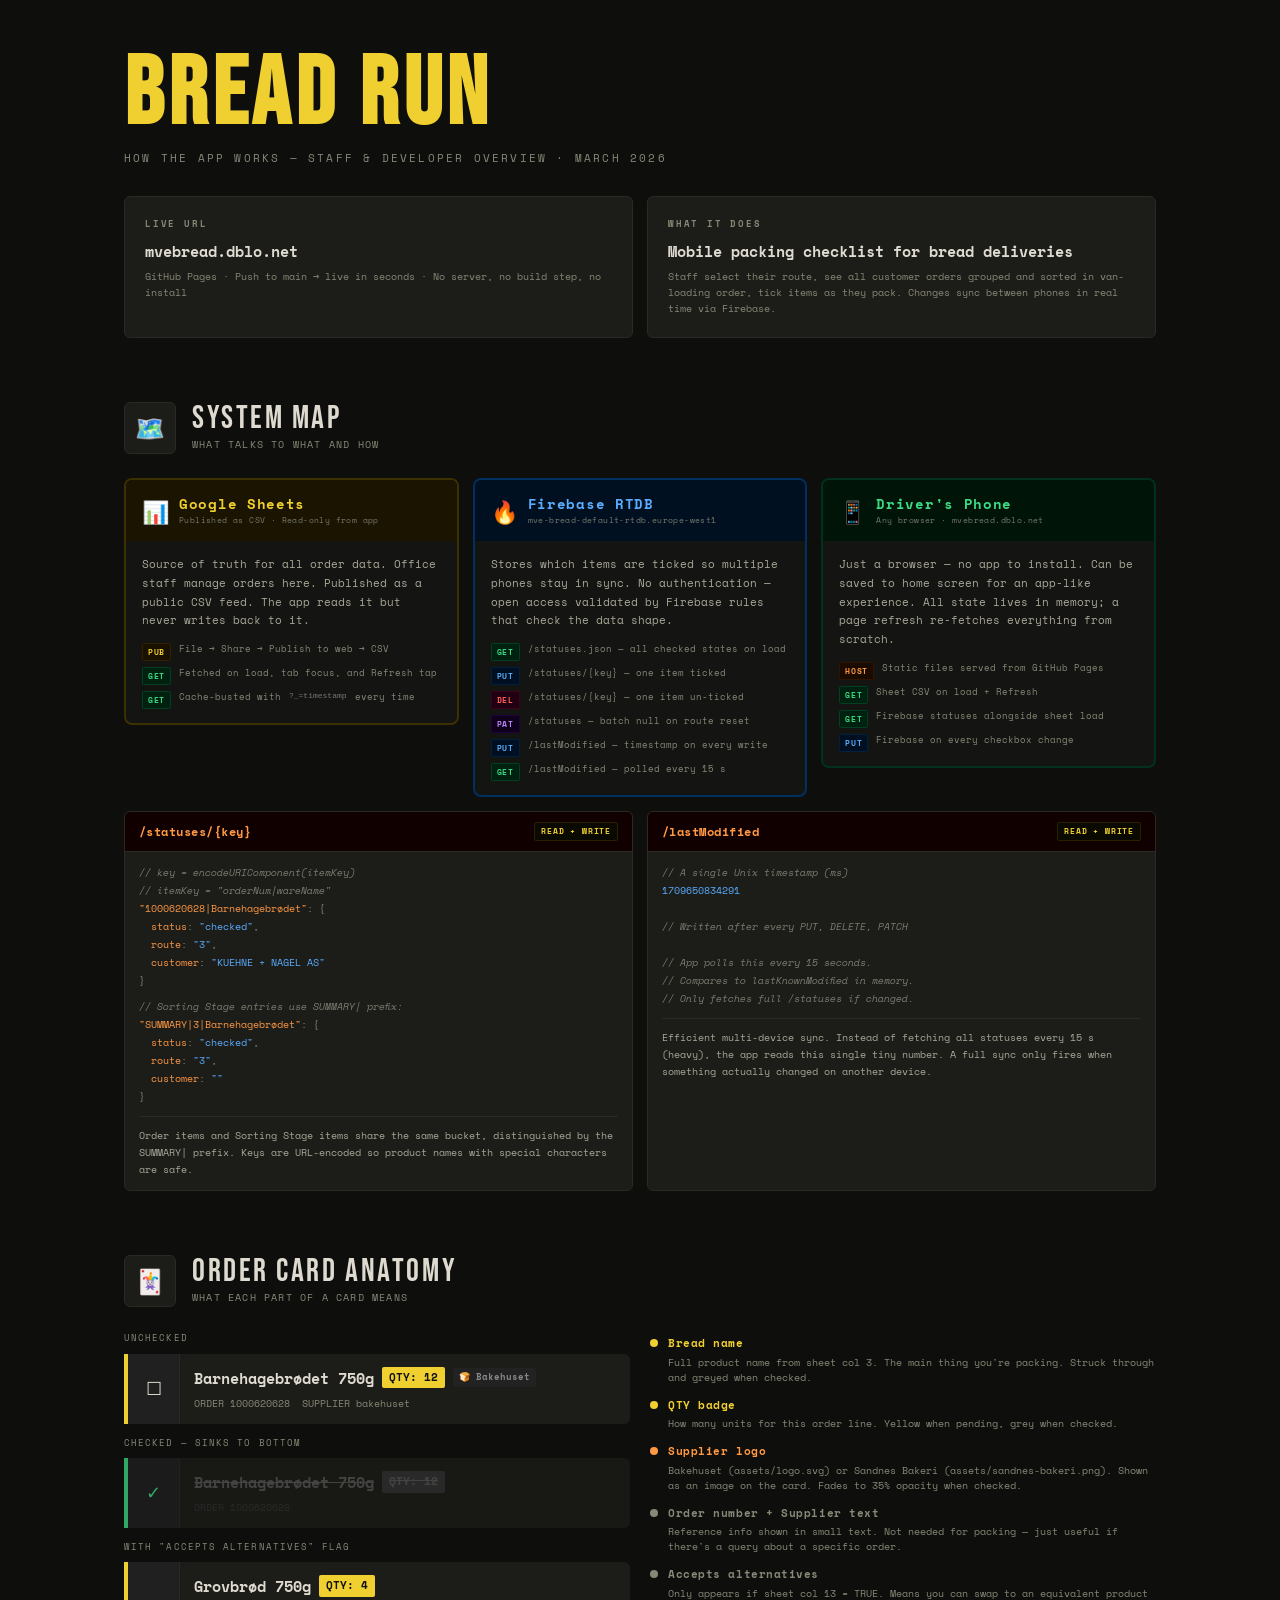
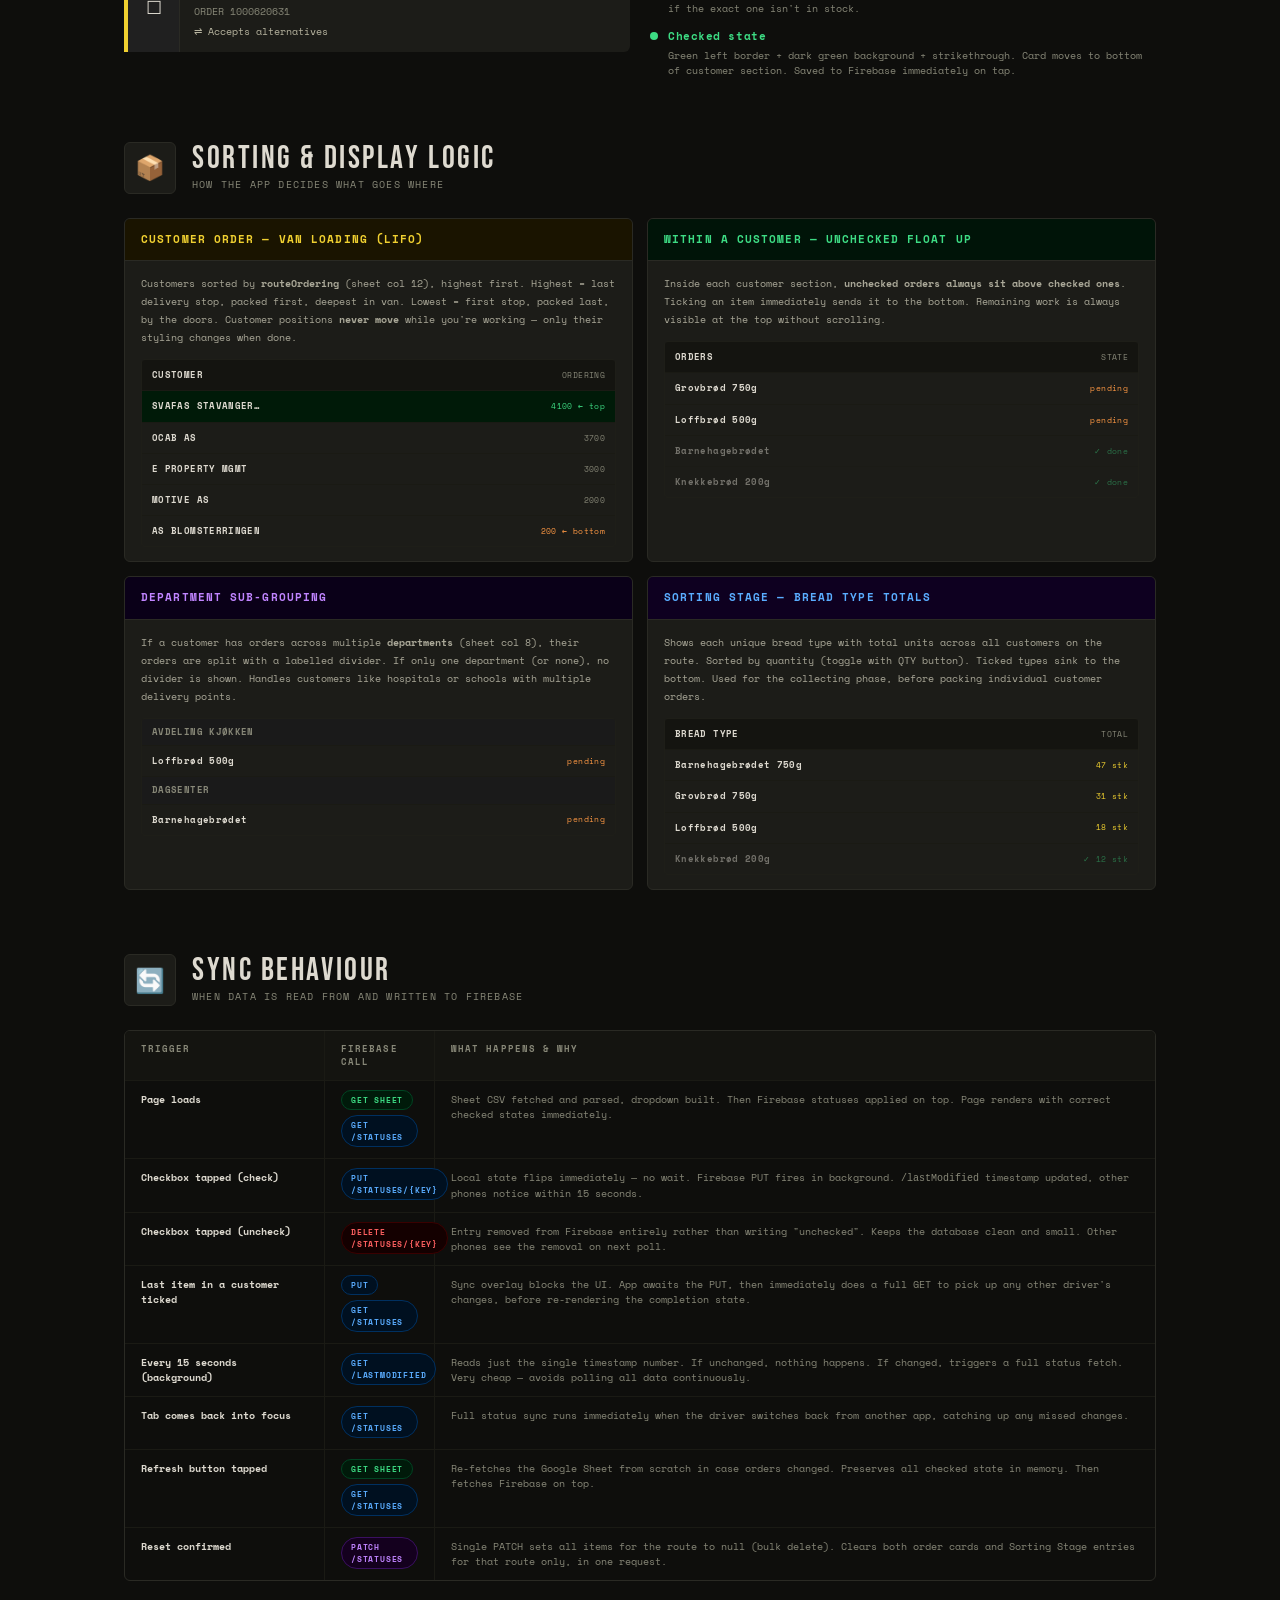
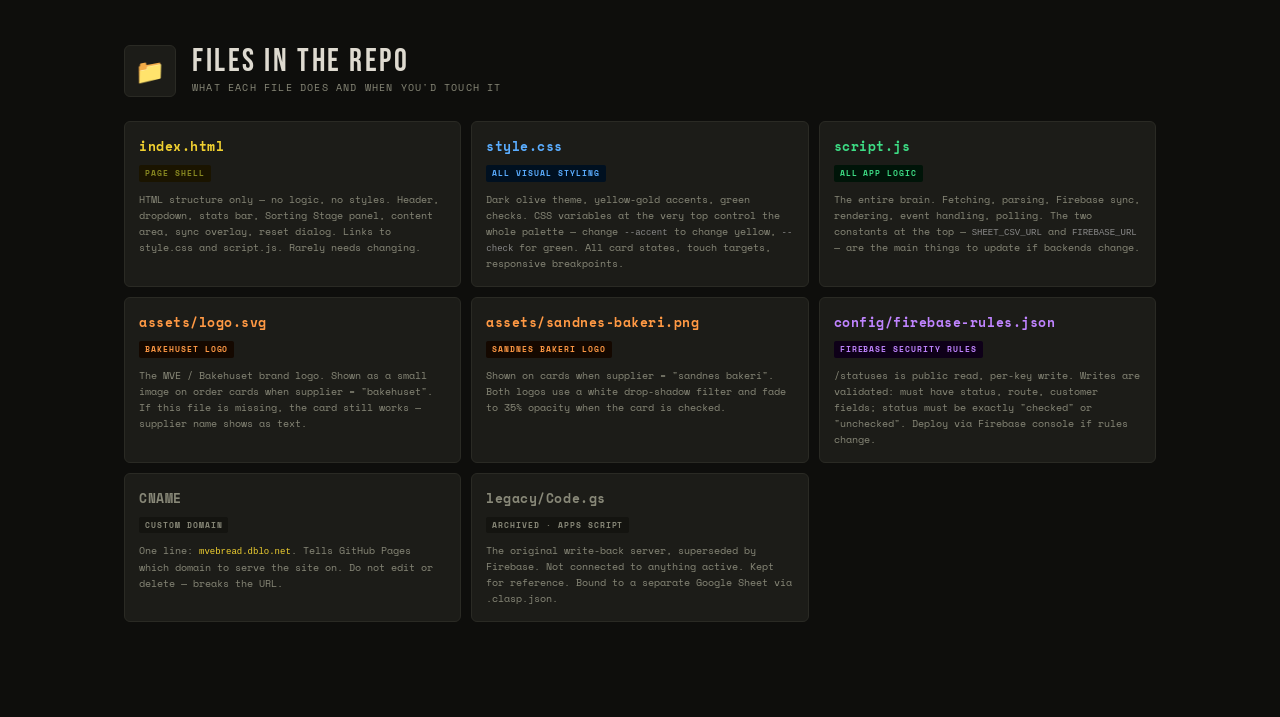
<file: project-map.html>
<!DOCTYPE html>
<html lang="en">
<head>
<meta charset="UTF-8">
<meta name="viewport" content="width=device-width, initial-scale=1.0">
<title>Bread Run — How It Works</title>
<link href="https://fonts.googleapis.com/css2?family=Space+Mono:wght@400;700&family=Bebas+Neue&display=swap" rel="stylesheet">
<style>
:root {
  --bg:      #0e0e0c;
  --panel:   #141412;
  --surface: #1c1c18;
  --border:  #2a2a24;
  --yellow:  #f0d030;
  --green:   #3ddc84;
  --blue:    #5aadff;
  --red:     #ff6060;
  --orange:  #ff9944;
  --purple:  #c084ff;
  --muted:   #888878;
  --dim:     #aaa898;
  --text:    #dedad0;
}

* { box-sizing: border-box; margin: 0; padding: 0; }

body {
  background: var(--bg);
  color: var(--text);
  font-family: 'Space Mono', monospace;
  min-height: 100vh;
  font-size: 13px;
  line-height: 1.6;
}

.page {
  max-width: 1080px;
  margin: 0 auto;
  padding: 48px 24px 96px;
}

h1 {
  font-family: 'Bebas Neue', sans-serif;
  font-size: clamp(48px, 8vw, 96px);
  letter-spacing: 0.05em;
  color: var(--yellow);
  line-height: 1;
}

.tagline {
  font-size: 11px;
  letter-spacing: 0.2em;
  text-transform: uppercase;
  color: var(--muted);
  margin-top: 6px;
  margin-bottom: 28px;
}

.intro-row {
  display: grid;
  grid-template-columns: 1fr 1fr;
  gap: 14px;
  margin-bottom: 60px;
}

.intro-card {
  background: var(--surface);
  border: 1px solid var(--border);
  border-radius: 6px;
  padding: 20px;
}

.intro-card .label {
  font-size: 9px;
  font-weight: 700;
  letter-spacing: 0.2em;
  text-transform: uppercase;
  color: var(--muted);
  margin-bottom: 8px;
}

.intro-card .value {
  font-size: 15px;
  font-weight: 700;
  color: var(--text);
  margin-bottom: 6px;
}

.intro-card .detail {
  font-size: 10px;
  color: #888878;
  line-height: 1.6;
}

/* SECTION */
.section { margin-top: 64px; }

.section-head {
  display: flex;
  align-items: center;
  gap: 16px;
  margin-bottom: 24px;
}

.section-icon {
  font-size: 24px;
  width: 52px;
  height: 52px;
  background: var(--surface);
  border: 1px solid var(--border);
  border-radius: 6px;
  display: flex;
  align-items: center;
  justify-content: center;
  flex-shrink: 0;
}

.section-title {
  font-family: 'Bebas Neue', sans-serif;
  font-size: 32px;
  letter-spacing: 0.08em;
  color: var(--text);
  line-height: 1;
}

.section-sub {
  font-size: 10px;
  color: var(--muted);
  letter-spacing: 0.12em;
  text-transform: uppercase;
  margin-top: 2px;
}


.pill {
  font-size: 9px;
  letter-spacing: 0.1em;
  text-transform: uppercase;
  font-weight: 700;
  padding: 3px 9px;
  border-radius: 20px;
  border: 1px solid;
}

.pill.y { color: var(--yellow); border-color: #3a3000; background: #1a1600; }
.pill.g { color: var(--green);  border-color: #004422; background: #001a0a; }
.pill.b { color: var(--blue);   border-color: #003060; background: #001020; }
.pill.o { color: var(--orange); border-color: #4a2800; background: #1a0e00; }
.pill.p { color: var(--purple); border-color: #3a1060; background: #14001e; }
.pill.m { color: var(--muted);  border-color: #2a2a20; background: #141410; }
.pill.r { color: var(--red);    border-color: #3a0000; background: #140000; }

/* SYSTEM MAP */
.sys-grid {
  display: grid;
  grid-template-columns: 1fr 1fr 1fr;
  gap: 14px;
  align-items: start;
}

.sys-node {
  background: var(--panel);
  border: 2px solid var(--border);
  border-radius: 8px;
  overflow: hidden;
}

.sys-node.active-y { border-color: #3a3000; }
.sys-node.active-g { border-color: #003020; }
.sys-node.active-b { border-color: #003060; }

.sys-head {
  padding: 14px 16px 12px;
  display: flex;
  align-items: center;
  gap: 10px;
}

.active-y .sys-head { background: #1a1400; }
.active-g .sys-head { background: #001408; }
.active-b .sys-head { background: #001020; }

.sys-icon { font-size: 22px; flex-shrink: 0; }

.sys-name {
  font-size: 14px;
  font-weight: 700;
  letter-spacing: 0.05em;
  line-height: 1.1;
}

.active-y .sys-name { color: var(--yellow); }
.active-g .sys-name { color: var(--green);  }
.active-b .sys-name { color: var(--blue);   }

.sys-url { font-size: 8px; color: #7a7a70; letter-spacing: 0.05em; margin-top: 2px; }

.sys-body { padding: 14px 16px; }

.sys-role { font-size: 11px; color: var(--dim); line-height: 1.7; margin-bottom: 12px; }

.sys-ops { display: flex; flex-direction: column; gap: 5px; }

.op {
  display: flex;
  align-items: flex-start;
  gap: 8px;
  font-size: 9px;
  color: #888878;
  line-height: 1.5;
}

.op-verb {
  font-weight: 700;
  font-size: 8px;
  padding: 2px 5px;
  border-radius: 2px;
  letter-spacing: 0.08em;
  flex-shrink: 0;
  margin-top: 1px;
}

.op-verb.get  { background: #002010; color: var(--green);  border: 1px solid #004020; }
.op-verb.put  { background: #001020; color: var(--blue);   border: 1px solid #002040; }
.op-verb.del  { background: #200010; color: var(--red);    border: 1px solid #400020; }
.op-verb.pat  { background: #0e001a; color: var(--purple); border: 1px solid #200040; }
.op-verb.pub  { background: #1a1000; color: var(--yellow); border: 1px solid #302000; }
.op-verb.srv  { background: #1a0a00; color: var(--orange); border: 1px solid #301400; }

/* FIREBASE DETAIL */
.firebase-grid {
  display: grid;
  grid-template-columns: 1fr 1fr;
  gap: 14px;
}

.fb-node {
  background: var(--surface);
  border: 1px solid var(--border);
  border-radius: 6px;
  overflow: hidden;
}

.fb-head {
  padding: 10px 14px;
  background: #100000;
  border-bottom: 1px solid var(--border);
  display: flex;
  align-items: center;
  gap: 8px;
}

.fb-path { font-size: 12px; font-weight: 700; color: var(--orange); letter-spacing: 0.04em; }

.fb-badge {
  margin-left: auto;
  font-size: 8px;
  font-weight: 700;
  letter-spacing: 0.1em;
  text-transform: uppercase;
  padding: 2px 6px;
  border-radius: 2px;
  flex-shrink: 0;
}

.fb-badge.both  { background: #0a0a00; color: var(--yellow); border: 1px solid #2a2000; }

.fb-body { padding: 12px 14px; }

.fb-schema {
  font-size: 10px;
  color: #888878;
  line-height: 1.8;
}

.fb-schema .k  { color: var(--orange); }
.fb-schema .v  { color: var(--blue); }
.fb-schema .c  { color: #7a7a70; font-style: italic; }

.fb-desc {
  font-size: 10px;
  color: var(--dim);
  margin-top: 10px;
  line-height: 1.7;
  border-top: 1px solid var(--border);
  padding-top: 10px;
}

/* CARD ANATOMY */
.anatomy-grid {
  display: grid;
  grid-template-columns: 1fr 1fr;
  gap: 20px;
}

.mock-card {
  background: var(--surface);
  border-left: 4px solid var(--yellow);
  border-radius: 0 6px 6px 0;
  overflow: hidden;
  margin-bottom: 10px;
}

.mock-card.done { border-left-color: var(--green); opacity: 0.75; }

.mock-inner {
  display: flex;
  align-items: stretch;
  min-height: 70px;
}

.mock-check {
  width: 52px;
  background: #202020;
  border-right: 1px solid var(--border);
  display: flex;
  align-items: center;
  justify-content: center;
  font-size: 18px;
  flex-shrink: 0;
}

.mock-info { padding: 12px 14px; flex: 1; }

.mock-ware {
  font-size: 15px;
  font-weight: 700;
  display: flex;
  align-items: center;
  gap: 8px;
  flex-wrap: wrap;
  margin-bottom: 6px;
}

.mock-card.done .mock-ware { text-decoration: line-through; color: #555; }

.mock-qty {
  font-size: 11px;
  font-weight: 700;
  background: var(--yellow);
  color: #111;
  padding: 2px 7px;
  border-radius: 2px;
  font-family: 'Space Mono', monospace;
}

.mock-card.done .mock-qty { background: #333; color: #555; }

.mock-meta {
  font-size: 10px;
  color: #888878;
  font-family: 'Space Mono', monospace;
  display: flex;
  gap: 12px;
  flex-wrap: wrap;
}

.mock-alts { font-size: 10px; color: #b8b5a0; margin-top: 4px; }

.mock-logo {
  font-size: 9px;
  font-weight: 700;
  color: #888;
  background: #222;
  padding: 2px 6px;
  border-radius: 2px;
}

.anatomy-labels {
  display: flex;
  flex-direction: column;
  gap: 12px;
  justify-content: flex-start;
  padding-top: 4px;
}

.anat-row { display: flex; align-items: flex-start; gap: 10px; }

.anat-dot {
  width: 8px;
  height: 8px;
  border-radius: 50%;
  flex-shrink: 0;
  margin-top: 4px;
}

.anat-title {
  font-size: 11px;
  font-weight: 700;
  letter-spacing: 0.05em;
  margin-bottom: 2px;
}

.anat-desc { font-size: 10px; color: #888878; line-height: 1.5; }

/* SORTING */
.sort-grid {
  display: grid;
  grid-template-columns: 1fr 1fr;
  gap: 14px;
}

.sort-card {
  background: var(--surface);
  border: 1px solid var(--border);
  border-radius: 6px;
  overflow: hidden;
}

.sort-head {
  padding: 12px 16px;
  font-size: 11px;
  font-weight: 700;
  letter-spacing: 0.1em;
  text-transform: uppercase;
  border-bottom: 1px solid var(--border);
}

.sort-card.s1 .sort-head { background: #1a1400; color: var(--yellow); }
.sort-card.s2 .sort-head { background: #001408; color: var(--green); }
.sort-card.s3 .sort-head { background: #0a0018; color: var(--purple); }
.sort-card.s4 .sort-head { background: #0e0020; color: var(--blue); }

.sort-body { padding: 14px 16px; font-size: 10px; color: var(--dim); line-height: 1.8; }

.sort-example {
  margin-top: 12px;
  border: 1px solid #1e1e18;
  border-radius: 4px;
  overflow: hidden;
}

.sort-row {
  padding: 7px 10px;
  font-size: 9px;
  display: flex;
  align-items: center;
  justify-content: space-between;
  border-bottom: 1px solid #1a1a14;
  letter-spacing: 0.04em;
}

.sort-row:last-child { border-bottom: none; }
.sort-row.hi  { background: #001a08; }
.sort-row.done { opacity: 0.45; }
.sort-row.hdr { background: #141410; }

.sort-row-name { color: var(--text); font-weight: 700; }
.sort-row-num  { color: var(--muted); font-size: 8px; }

/* SYNC TABLE */
.sync-table {
  border: 1px solid var(--border);
  border-radius: 6px;
  overflow: hidden;
  width: 100%;
}

.sync-row {
  display: grid;
  grid-template-columns: 200px 110px 1fr;
  border-bottom: 1px solid #1a1a14;
}
.sync-row:last-child { border-bottom: none; }
.sync-row.hdr { background: #141410; }

.sync-cell {
  padding: 11px 16px;
  font-size: 10px;
  color: #888878;
  border-right: 1px solid #1a1a14;
  line-height: 1.5;
}
.sync-cell:last-child { border-right: none; }
.sync-row.hdr .sync-cell {
  font-size: 9px;
  font-weight: 700;
  text-transform: uppercase;
  letter-spacing: 0.12em;
  color: var(--muted);
}
.sync-cell.trigger { color: var(--text); font-weight: 700; }
.sync-cell.method  { display: flex; align-items: flex-start; gap: 5px; flex-wrap: wrap; padding-top: 9px; }

/* FILES */
.files-grid {
  display: grid;
  grid-template-columns: repeat(3, 1fr);
  gap: 10px;
}

.file {
  background: var(--surface);
  border: 1px solid var(--border);
  border-radius: 6px;
  padding: 14px;
}

.file-name {
  font-size: 13px;
  font-weight: 700;
  letter-spacing: 0.04em;
  margin-bottom: 4px;
}

.file.y .file-name { color: var(--yellow); }
.file.g .file-name { color: var(--green);  }
.file.b .file-name { color: var(--blue);   }
.file.o .file-name { color: var(--orange); }
.file.p .file-name { color: var(--purple); }
.file.m .file-name { color: var(--muted);  }

.file-role {
  font-size: 8px;
  font-weight: 700;
  letter-spacing: 0.12em;
  text-transform: uppercase;
  padding: 2px 6px;
  border-radius: 2px;
  display: inline-block;
  margin-bottom: 10px;
}

.file.y .file-role { background: #1a1400; color: #888820; }
.file.g .file-role { background: #001408; color: var(--green); }
.file.b .file-role { background: #001020; color: var(--blue); }
.file.o .file-role { background: #140800; color: var(--orange); }
.file.p .file-role { background: #0e0018; color: var(--purple); }
.file.m .file-role { background: #141410; color: var(--muted); }

.file-desc { font-size: 10px; color: #888878; line-height: 1.6; }

.callout {
  border: 1px solid;
  border-radius: 6px;
  padding: 14px 16px;
  margin-top: 14px;
  display: flex;
  gap: 12px;
  align-items: flex-start;
}

.callout.warn { border-color: #3a2000; background: #100a00; }
.callout.info { border-color: #001a30; background: #000810; }

.callout-icon { font-size: 18px; flex-shrink: 0; margin-top: 2px; }

.callout-title {
  font-size: 11px;
  font-weight: 700;
  letter-spacing: 0.06em;
  text-transform: uppercase;
  margin-bottom: 4px;
}

.callout.warn .callout-title { color: var(--orange); }
.callout.info .callout-title { color: var(--blue); }

.callout-body { font-size: 10px; color: #888878; line-height: 1.7; }
.callout code { background: #1e1e18; padding: 1px 5px; border-radius: 2px; color: #aaa; font-size: 9px; }

@media (max-width: 700px) {
  .intro-row, .sys-grid, .firebase-grid,
  .anatomy-grid, .sort-grid, .files-grid { grid-template-columns: 1fr; }
  .sync-row { grid-template-columns: 1fr 90px; }
}
</style>
</head>
<body>
<div class="page">

  <h1>Bread Run</h1>
  <div class="tagline">How the app works — staff &amp; developer overview · March 2026</div>

  <div class="intro-row">
    <div class="intro-card">
      <div class="label">Live URL</div>
      <div class="value">mvebread.dblo.net</div>
      <div class="detail">GitHub Pages · Push to main → live in seconds · No server, no build step, no install</div>
    </div>
    <div class="intro-card">
      <div class="label">What it does</div>
      <div class="value">Mobile packing checklist for bread deliveries</div>
      <div class="detail">Staff select their route, see all customer orders grouped and sorted in van-loading order, tick items as they pack. Changes sync between phones in real time via Firebase.</div>
    </div>
  </div>

  <!-- ══ 2. SYSTEM MAP ══ -->
  <div class="section">
    <div class="section-head">
      <div class="section-icon">🗺️</div>
      <div>
        <div class="section-title">System Map</div>
        <div class="section-sub">What talks to what and how</div>
      </div>
    </div>

    <div class="sys-grid">

      <div class="sys-node active-y">
        <div class="sys-head">
          <div class="sys-icon">📊</div>
          <div>
            <div class="sys-name">Google Sheets</div>
            <div class="sys-url">Published as CSV · Read-only from app</div>
          </div>
        </div>
        <div class="sys-body">
          <div class="sys-role">Source of truth for all order data. Office staff manage orders here. Published as a public CSV feed. The app reads it but never writes back to it.</div>
          <div class="sys-ops">
            <div class="op"><span class="op-verb pub">PUB</span>File → Share → Publish to web → CSV</div>
            <div class="op"><span class="op-verb get">GET</span>Fetched on load, tab focus, and Refresh tap</div>
            <div class="op"><span class="op-verb get">GET</span>Cache-busted with <code style="font-size:8px;color:#777">?_=timestamp</code> every time</div>
          </div>
        </div>
      </div>

      <div class="sys-node active-b">
        <div class="sys-head">
          <div class="sys-icon">🔥</div>
          <div>
            <div class="sys-name">Firebase RTDB</div>
            <div class="sys-url">mve-bread-default-rtdb.europe-west1</div>
          </div>
        </div>
        <div class="sys-body">
          <div class="sys-role">Stores which items are ticked so multiple phones stay in sync. No authentication — open access validated by Firebase rules that check the data shape.</div>
          <div class="sys-ops">
            <div class="op"><span class="op-verb get">GET</span>/statuses.json — all checked states on load</div>
            <div class="op"><span class="op-verb put">PUT</span>/statuses/{key} — one item ticked</div>
            <div class="op"><span class="op-verb del">DEL</span>/statuses/{key} — one item un-ticked</div>
            <div class="op"><span class="op-verb pat">PAT</span>/statuses — batch null on route reset</div>
            <div class="op"><span class="op-verb put">PUT</span>/lastModified — timestamp on every write</div>
            <div class="op"><span class="op-verb get">GET</span>/lastModified — polled every 15 s</div>
          </div>
        </div>
      </div>

      <div class="sys-node active-g">
        <div class="sys-head">
          <div class="sys-icon">📱</div>
          <div>
            <div class="sys-name">Driver's Phone</div>
            <div class="sys-url">Any browser · mvebread.dblo.net</div>
          </div>
        </div>
        <div class="sys-body">
          <div class="sys-role">Just a browser — no app to install. Can be saved to home screen for an app-like experience. All state lives in memory; a page refresh re-fetches everything from scratch.</div>
          <div class="sys-ops">
            <div class="op"><span class="op-verb srv">HOST</span>Static files served from GitHub Pages</div>
            <div class="op"><span class="op-verb get">GET</span>Sheet CSV on load + Refresh</div>
            <div class="op"><span class="op-verb get">GET</span>Firebase statuses alongside sheet load</div>
            <div class="op"><span class="op-verb put">PUT</span>Firebase on every checkbox change</div>
          </div>
        </div>
      </div>

    </div>

    <div style="margin-top:14px">
      <div class="firebase-grid">

        <div class="fb-node">
          <div class="fb-head">
            <div class="fb-path">/statuses/{key}</div>
            <span class="fb-badge both">Read + Write</span>
          </div>
          <div class="fb-body">
            <div class="fb-schema">
              <div><span class="c">// key = encodeURIComponent(itemKey)</span></div>
              <div><span class="c">// itemKey = "orderNum|wareName"</span></div>
              <div><span class="k">"1000620628|Barnehagebrødet"</span>: {</div>
              <div>&nbsp;&nbsp;<span class="k">status</span>: <span class="v">"checked"</span>,</div>
              <div>&nbsp;&nbsp;<span class="k">route</span>:  <span class="v">"3"</span>,</div>
              <div>&nbsp;&nbsp;<span class="k">customer</span>: <span class="v">"KUEHNE + NAGEL AS"</span></div>
              <div>}</div>
              <div style="margin-top:8px"><span class="c">// Sorting Stage entries use SUMMARY| prefix:</span></div>
              <div><span class="k">"SUMMARY|3|Barnehagebrødet"</span>: {</div>
              <div>&nbsp;&nbsp;<span class="k">status</span>: <span class="v">"checked"</span>,</div>
              <div>&nbsp;&nbsp;<span class="k">route</span>: <span class="v">"3"</span>,</div>
              <div>&nbsp;&nbsp;<span class="k">customer</span>: <span class="v">""</span></div>
              <div>}</div>
            </div>
            <div class="fb-desc">Order items and Sorting Stage items share the same bucket, distinguished by the SUMMARY| prefix. Keys are URL-encoded so product names with special characters are safe.</div>
          </div>
        </div>

        <div class="fb-node">
          <div class="fb-head">
            <div class="fb-path">/lastModified</div>
            <span class="fb-badge both">Read + Write</span>
          </div>
          <div class="fb-body">
            <div class="fb-schema">
              <div><span class="c">// A single Unix timestamp (ms)</span></div>
              <div><span class="v">1709650834291</span></div>
              <br>
              <div><span class="c">// Written after every PUT, DELETE, PATCH</span></div>
              <br>
              <div><span class="c">// App polls this every 15 seconds.</span></div>
              <div><span class="c">// Compares to lastKnownModified in memory.</span></div>
              <div><span class="c">// Only fetches full /statuses if changed.</span></div>
            </div>
            <div class="fb-desc">Efficient multi-device sync. Instead of fetching all statuses every 15 s (heavy), the app reads this single tiny number. A full sync only fires when something actually changed on another device.</div>
          </div>
        </div>

      </div>
    </div>
  </div>

  <!-- ══ 3. CARD ANATOMY ══ -->
  <div class="section">
    <div class="section-head">
      <div class="section-icon">🃏</div>
      <div>
        <div class="section-title">Order Card Anatomy</div>
        <div class="section-sub">What each part of a card means</div>
      </div>
    </div>

    <div class="anatomy-grid">
      <div>
        <div style="margin-bottom:8px;font-size:9px;letter-spacing:0.12em;text-transform:uppercase;color:var(--muted)">Unchecked</div>
        <div class="mock-card">
          <div class="mock-inner">
            <div class="mock-check">☐</div>
            <div class="mock-info">
              <div class="mock-ware">
                Barnehagebrødet 750g
                <span class="mock-qty">QTY: 12</span>
                <span class="mock-logo">🍞 Bakehuset</span>
              </div>
              <div class="mock-meta">
                <span>ORDER 1000620628</span>
                <span>SUPPLIER bakehuset</span>
              </div>
            </div>
          </div>
        </div>

        <div style="margin-top:12px;margin-bottom:8px;font-size:9px;letter-spacing:0.12em;text-transform:uppercase;color:var(--muted)">Checked — sinks to bottom</div>
        <div class="mock-card done">
          <div class="mock-inner">
            <div class="mock-check" style="color:var(--green)">✓</div>
            <div class="mock-info">
              <div class="mock-ware">
                Barnehagebrødet 750g
                <span class="mock-qty">QTY: 12</span>
              </div>
              <div class="mock-meta" style="color:#333">
                <span>ORDER 1000620628</span>
              </div>
            </div>
          </div>
        </div>

        <div style="margin-top:12px;margin-bottom:8px;font-size:9px;letter-spacing:0.12em;text-transform:uppercase;color:var(--muted)">With "Accepts alternatives" flag</div>
        <div class="mock-card">
          <div class="mock-inner">
            <div class="mock-check">☐</div>
            <div class="mock-info">
              <div class="mock-ware">
                Grovbrød 750g
                <span class="mock-qty">QTY: 4</span>
              </div>
              <div class="mock-meta"><span>ORDER 1000620631</span></div>
              <div class="mock-alts">⇌ Accepts alternatives</div>
            </div>
          </div>
        </div>
      </div>

      <div class="anatomy-labels">
        <div class="anat-row">
          <div class="anat-dot" style="background:var(--yellow)"></div>
          <div>
            <div class="anat-title" style="color:var(--yellow)">Bread name</div>
            <div class="anat-desc">Full product name from sheet col 3. The main thing you're packing. Struck through and greyed when checked.</div>
          </div>
        </div>
        <div class="anat-row">
          <div class="anat-dot" style="background:var(--yellow)"></div>
          <div>
            <div class="anat-title" style="color:var(--yellow)">QTY badge</div>
            <div class="anat-desc">How many units for this order line. Yellow when pending, grey when checked.</div>
          </div>
        </div>
        <div class="anat-row">
          <div class="anat-dot" style="background:var(--orange)"></div>
          <div>
            <div class="anat-title" style="color:var(--orange)">Supplier logo</div>
            <div class="anat-desc">Bakehuset (assets/logo.svg) or Sandnes Bakeri (assets/sandnes-bakeri.png). Shown as an image on the card. Fades to 35% opacity when checked.</div>
          </div>
        </div>
        <div class="anat-row">
          <div class="anat-dot" style="background:var(--muted)"></div>
          <div>
            <div class="anat-title" style="color:var(--muted)">Order number + Supplier text</div>
            <div class="anat-desc">Reference info shown in small text. Not needed for packing — just useful if there's a query about a specific order.</div>
          </div>
        </div>
        <div class="anat-row">
          <div class="anat-dot" style="background:var(--muted)"></div>
          <div>
            <div class="anat-title" style="color:var(--muted)">Accepts alternatives</div>
            <div class="anat-desc">Only appears if sheet col 13 = TRUE. Means you can swap to an equivalent product if the exact one isn't in stock.</div>
          </div>
        </div>
        <div class="anat-row">
          <div class="anat-dot" style="background:var(--green)"></div>
          <div>
            <div class="anat-title" style="color:var(--green)">Checked state</div>
            <div class="anat-desc">Green left border + dark green background + strikethrough. Card moves to bottom of customer section. Saved to Firebase immediately on tap.</div>
          </div>
        </div>
      </div>
    </div>
  </div>

  <!-- ══ 4. SORTING LOGIC ══ -->
  <div class="section">
    <div class="section-head">
      <div class="section-icon">📦</div>
      <div>
        <div class="section-title">Sorting &amp; Display Logic</div>
        <div class="section-sub">How the app decides what goes where</div>
      </div>
    </div>

    <div class="sort-grid">

      <div class="sort-card s1">
        <div class="sort-head">Customer order — van loading (LIFO)</div>
        <div class="sort-body">
          Customers sorted by <strong>routeOrdering</strong> (sheet col 12), highest first. Highest = last delivery stop, packed first, deepest in van. Lowest = first stop, packed last, by the doors.
          Customer positions <strong>never move</strong> while you're working — only their styling changes when done.
          <div class="sort-example">
            <div class="sort-row hdr"><span class="sort-row-name">CUSTOMER</span><span class="sort-row-num">ORDERING</span></div>
            <div class="sort-row hi"><span class="sort-row-name">SVAFAS STAVANGER…</span><span class="sort-row-num" style="color:var(--green)">4100 ← top</span></div>
            <div class="sort-row"><span class="sort-row-name">OCAB AS</span><span class="sort-row-num">3700</span></div>
            <div class="sort-row"><span class="sort-row-name">E PROPERTY MGMT</span><span class="sort-row-num">3000</span></div>
            <div class="sort-row"><span class="sort-row-name">MOTIVE AS</span><span class="sort-row-num">2000</span></div>
            <div class="sort-row"><span class="sort-row-name">AS BLOMSTERRINGEN</span><span class="sort-row-num" style="color:var(--orange)">200 ← bottom</span></div>
          </div>
        </div>
      </div>

      <div class="sort-card s2">
        <div class="sort-head">Within a customer — unchecked float up</div>
        <div class="sort-body">
          Inside each customer section, <strong>unchecked orders always sit above checked ones</strong>. Ticking an item immediately sends it to the bottom. Remaining work is always visible at the top without scrolling.
          <div class="sort-example">
            <div class="sort-row hdr"><span class="sort-row-name">ORDERS</span><span class="sort-row-num">STATE</span></div>
            <div class="sort-row"><span class="sort-row-name">Grovbrød 750g</span><span class="sort-row-num" style="color:var(--orange)">pending</span></div>
            <div class="sort-row"><span class="sort-row-name">Loffbrød 500g</span><span class="sort-row-num" style="color:var(--orange)">pending</span></div>
            <div class="sort-row done"><span class="sort-row-name">Barnehagebrødet</span><span class="sort-row-num" style="color:var(--green)">✓ done</span></div>
            <div class="sort-row done"><span class="sort-row-name">Knekkebrød 200g</span><span class="sort-row-num" style="color:var(--green)">✓ done</span></div>
          </div>
        </div>
      </div>

      <div class="sort-card s3">
        <div class="sort-head">Department sub-grouping</div>
        <div class="sort-body">
          If a customer has orders across multiple <strong>departments</strong> (sheet col 8), their orders are split with a labelled divider. If only one department (or none), no divider is shown. Handles customers like hospitals or schools with multiple delivery points.
          <div class="sort-example">
            <div class="sort-row" style="background:#1a1a1a;font-size:9px;color:var(--muted);font-weight:700;padding:5px 10px">AVDELING KJØKKEN</div>
            <div class="sort-row"><span class="sort-row-name">Loffbrød 500g</span><span class="sort-row-num" style="color:var(--orange)">pending</span></div>
            <div class="sort-row" style="background:#1a1a1a;font-size:9px;color:var(--muted);font-weight:700;padding:5px 10px">DAGSENTER</div>
            <div class="sort-row"><span class="sort-row-name">Barnehagebrødet</span><span class="sort-row-num" style="color:var(--orange)">pending</span></div>
          </div>
        </div>
      </div>

      <div class="sort-card s4">
        <div class="sort-head">Sorting Stage — bread type totals</div>
        <div class="sort-body">
          Shows each unique bread type with total units across all customers on the route. Sorted by quantity (toggle with QTY button). Ticked types sink to the bottom. Used for the collecting phase, before packing individual customer orders.
          <div class="sort-example">
            <div class="sort-row hdr"><span class="sort-row-name">BREAD TYPE</span><span class="sort-row-num">TOTAL</span></div>
            <div class="sort-row"><span class="sort-row-name">Barnehagebrødet 750g</span><span class="sort-row-num" style="color:var(--yellow)">47 stk</span></div>
            <div class="sort-row"><span class="sort-row-name">Grovbrød 750g</span><span class="sort-row-num" style="color:var(--yellow)">31 stk</span></div>
            <div class="sort-row"><span class="sort-row-name">Loffbrød 500g</span><span class="sort-row-num" style="color:var(--yellow)">18 stk</span></div>
            <div class="sort-row done"><span class="sort-row-name">Knekkebrød 200g</span><span class="sort-row-num" style="color:var(--green)">✓ 12 stk</span></div>
          </div>
        </div>
      </div>

    </div>
  </div>

  <!-- ══ 5. SYNC TABLE ══ -->
  <div class="section">
    <div class="section-head">
      <div class="section-icon">🔄</div>
      <div>
        <div class="section-title">Sync Behaviour</div>
        <div class="section-sub">When data is read from and written to Firebase</div>
      </div>
    </div>

    <div class="sync-table">
      <div class="sync-row hdr">
        <div class="sync-cell">Trigger</div>
        <div class="sync-cell">Firebase call</div>
        <div class="sync-cell">What happens &amp; why</div>
      </div>
      <div class="sync-row">
        <div class="sync-cell trigger">Page loads</div>
        <div class="sync-cell method"><span class="pill g" style="font-size:8px">GET sheet</span><span class="pill b" style="font-size:8px">GET /statuses</span></div>
        <div class="sync-cell">Sheet CSV fetched and parsed, dropdown built. Then Firebase statuses applied on top. Page renders with correct checked states immediately.</div>
      </div>
      <div class="sync-row">
        <div class="sync-cell trigger">Checkbox tapped (check)</div>
        <div class="sync-cell method"><span class="pill b" style="font-size:8px">PUT /statuses/{key}</span></div>
        <div class="sync-cell">Local state flips immediately — no wait. Firebase PUT fires in background. <code>/lastModified</code> timestamp updated, other phones notice within 15 seconds.</div>
      </div>
      <div class="sync-row">
        <div class="sync-cell trigger">Checkbox tapped (uncheck)</div>
        <div class="sync-cell method"><span class="pill r" style="font-size:8px">DELETE /statuses/{key}</span></div>
        <div class="sync-cell">Entry removed from Firebase entirely rather than writing "unchecked". Keeps the database clean and small. Other phones see the removal on next poll.</div>
      </div>
      <div class="sync-row">
        <div class="sync-cell trigger">Last item in a customer ticked</div>
        <div class="sync-cell method"><span class="pill b" style="font-size:8px">PUT</span><span class="pill b" style="font-size:8px">GET /statuses</span></div>
        <div class="sync-cell">Sync overlay blocks the UI. App awaits the PUT, then immediately does a full GET to pick up any other driver's changes, before re-rendering the completion state.</div>
      </div>
      <div class="sync-row">
        <div class="sync-cell trigger">Every 15 seconds (background)</div>
        <div class="sync-cell method"><span class="pill b" style="font-size:8px">GET /lastModified</span></div>
        <div class="sync-cell">Reads just the single timestamp number. If unchanged, nothing happens. If changed, triggers a full status fetch. Very cheap — avoids polling all data continuously.</div>
      </div>
      <div class="sync-row">
        <div class="sync-cell trigger">Tab comes back into focus</div>
        <div class="sync-cell method"><span class="pill b" style="font-size:8px">GET /statuses</span></div>
        <div class="sync-cell">Full status sync runs immediately when the driver switches back from another app, catching up any missed changes.</div>
      </div>
      <div class="sync-row">
        <div class="sync-cell trigger">Refresh button tapped</div>
        <div class="sync-cell method"><span class="pill g" style="font-size:8px">GET sheet</span><span class="pill b" style="font-size:8px">GET /statuses</span></div>
        <div class="sync-cell">Re-fetches the Google Sheet from scratch in case orders changed. Preserves all checked state in memory. Then fetches Firebase on top.</div>
      </div>
      <div class="sync-row">
        <div class="sync-cell trigger">Reset confirmed</div>
        <div class="sync-cell method"><span class="pill p" style="font-size:8px">PATCH /statuses</span></div>
        <div class="sync-cell">Single PATCH sets all items for the route to null (bulk delete). Clears both order cards and Sorting Stage entries for that route only, in one request.</div>
      </div>
    </div>
  </div>

  <!-- ══ 6. FILES ══ -->
  <div class="section">
    <div class="section-head">
      <div class="section-icon">📁</div>
      <div>
        <div class="section-title">Files in the Repo</div>
        <div class="section-sub">What each file does and when you'd touch it</div>
      </div>
    </div>

    <div class="files-grid">

      <div class="file y">
        <div class="file-name">index.html</div>
        <div class="file-role">Page shell</div>
        <div class="file-desc">HTML structure only — no logic, no styles. Header, dropdown, stats bar, Sorting Stage panel, content area, sync overlay, reset dialog. Links to style.css and script.js. Rarely needs changing.</div>
      </div>

      <div class="file b">
        <div class="file-name">style.css</div>
        <div class="file-role">All visual styling</div>
        <div class="file-desc">Dark olive theme, yellow-gold accents, green checks. CSS variables at the very top control the whole palette — change <code style="font-size:9px;color:#888">--accent</code> to change yellow, <code style="font-size:9px;color:#888">--check</code> for green. All card states, touch targets, responsive breakpoints.</div>
      </div>

      <div class="file g">
        <div class="file-name">script.js</div>
        <div class="file-role">All app logic</div>
        <div class="file-desc">The entire brain. Fetching, parsing, Firebase sync, rendering, event handling, polling. The two constants at the top — <code style="font-size:9px;color:#888">SHEET_CSV_URL</code> and <code style="font-size:9px;color:#888">FIREBASE_URL</code> — are the main things to update if backends change.</div>
      </div>

      <div class="file o">
        <div class="file-name">assets/logo.svg</div>
        <div class="file-role">Bakehuset logo</div>
        <div class="file-desc">The MVE / Bakehuset brand logo. Shown as a small image on order cards when supplier = "bakehuset". If this file is missing, the card still works — supplier name shows as text.</div>
      </div>

      <div class="file o">
        <div class="file-name">assets/sandnes-bakeri.png</div>
        <div class="file-role">Sandnes Bakeri logo</div>
        <div class="file-desc">Shown on cards when supplier = "sandnes bakeri". Both logos use a white drop-shadow filter and fade to 35% opacity when the card is checked.</div>
      </div>

      <div class="file p">
        <div class="file-name">config/firebase-rules.json</div>
        <div class="file-role">Firebase security rules</div>
        <div class="file-desc">/statuses is public read, per-key write. Writes are validated: must have status, route, customer fields; status must be exactly "checked" or "unchecked". Deploy via Firebase console if rules change.</div>
      </div>

      <div class="file m">
        <div class="file-name">CNAME</div>
        <div class="file-role">Custom domain</div>
        <div class="file-desc">One line: <code style="font-size:9px;color:#f0d030">mvebread.dblo.net</code>. Tells GitHub Pages which domain to serve the site on. Do not edit or delete — breaks the URL.</div>
      </div>

      <div class="file m">
        <div class="file-name">legacy/Code.gs</div>
        <div class="file-role">Archived · Apps Script</div>
        <div class="file-desc">The original write-back server, superseded by Firebase. Not connected to anything active. Kept for reference. Bound to a separate Google Sheet via .clasp.json.</div>
      </div>


    </div>


  </div>

</div>
</body>
</html>
</file>
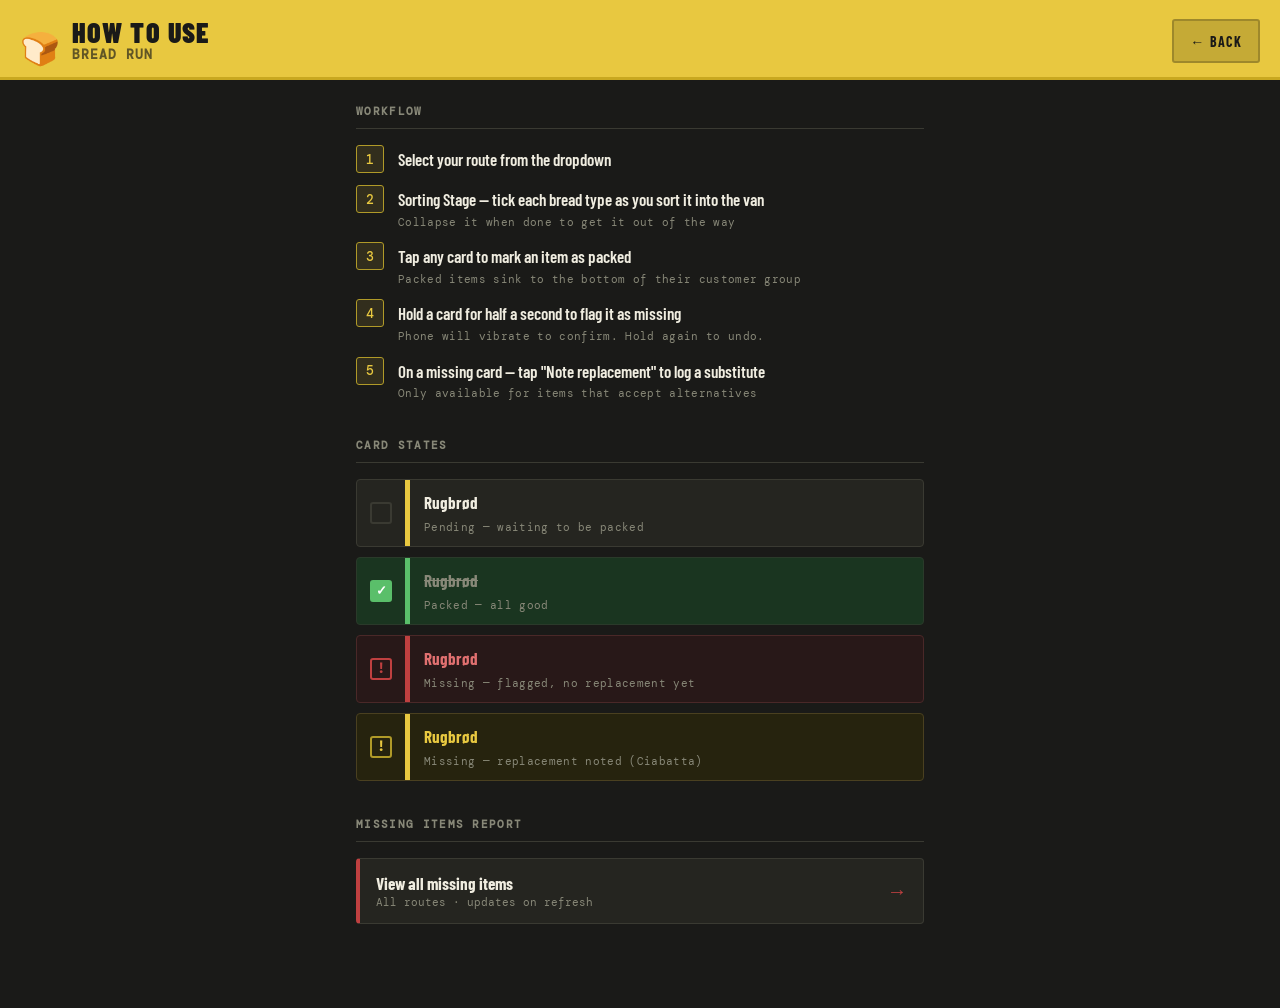
<file: tutorial.html>
<!DOCTYPE html>
<html lang="en">

<head>
  <meta charset="UTF-8">
  <meta name="viewport" content="width=device-width, initial-scale=1.0, user-scalable=no">
  <title>How to use — Bread Run</title>
  <link rel="icon" type="image/svg+xml" href="assets/bread-basket.svg">
  <link href="https://fonts.googleapis.com/css2?family=DM+Mono:wght@400;500&family=Barlow+Condensed:wght@400;600;700;900&display=swap" rel="stylesheet">
  <style>
    :root {
      --bg:         #1a1a18;
      --surface:    #252520;
      --border:     #3a3a32;
      --accent:     #e8c840;
      --accent-dim: #b09a28;
      --text:       #f0ede0;
      --muted:      #888878;
      --done-bg:    #1a3520;
      --done-text:  #888878;
      --check:      #5abf6a;
    }

    * { box-sizing: border-box; margin: 0; padding: 0; -webkit-tap-highlight-color: transparent; }

    body {
      background: var(--bg);
      color: var(--text);
      font-family: 'Barlow Condensed', sans-serif;
      min-height: 100vh;
    }

    /* ── HEADER ── */
    header {
      background: var(--accent);
      color: #1a1a18;
      padding: 18px 20px 14px;
      display: flex;
      align-items: flex-end;
      gap: 12px;
      border-bottom: 3px solid #c8a820;
    }
    .logo-icon { font-size: 32px; line-height: 1; }
    .header-text h1 {
      font-size: 28px; font-weight: 900; letter-spacing: 0.04em;
      line-height: 1; text-transform: uppercase;
    }
    .header-text p {
      font-size: 13px; font-weight: 600; letter-spacing: 0.08em;
      opacity: 0.65; text-transform: uppercase; font-family: 'DM Mono', monospace;
    }
    .back-btn {
      margin-left: auto;
      background: rgba(0,0,0,0.15);
      border: 2px solid rgba(0,0,0,0.2);
      color: #1a1a18;
      font-family: 'Barlow Condensed', sans-serif;
      font-size: 14px; font-weight: 700; letter-spacing: 0.08em; text-transform: uppercase;
      text-decoration: none;
      padding: 8px 16px; border-radius: 3px;
      min-height: 44px; display: flex; align-items: center;
    }

    /* ── CONTENT ── */
    .wrap { max-width: 600px; margin: 0 auto; padding: 24px 16px 48px; }

    .section { margin-bottom: 36px; }

    .section-label {
      font-family: 'DM Mono', monospace;
      font-size: 11px; font-weight: 600; letter-spacing: 0.12em; text-transform: uppercase;
      color: var(--muted);
      padding-bottom: 10px;
      border-bottom: 1px solid var(--border);
      margin-bottom: 16px;
    }

    /* ── WORKFLOW STEPS ── */
    .steps { display: flex; flex-direction: column; gap: 12px; }

    .step {
      display: flex;
      gap: 14px;
      align-items: flex-start;
    }

    .step-num {
      font-family: 'DM Mono', monospace;
      font-size: 13px; font-weight: 500;
      color: var(--accent);
      background: rgba(232,200,64,0.12);
      border: 1px solid var(--accent-dim);
      border-radius: 3px;
      width: 28px; height: 28px;
      display: flex; align-items: center; justify-content: center;
      flex-shrink: 0;
    }

    .step-text {
      font-size: 17px; font-weight: 600; line-height: 1.4;
      padding-top: 3px;
    }

    .step-text small {
      display: block;
      font-family: 'DM Mono', monospace;
      font-size: 11px; color: var(--muted); font-weight: 400;
      margin-top: 3px; letter-spacing: 0.03em;
    }

    /* ── DEMO CARDS ── */
    .demo-cards { display: flex; flex-direction: column; gap: 10px; }

    .demo-card {
      display: flex;
      align-items: center;
      gap: 0;
      border-radius: 4px;
      overflow: hidden;
      border: 1px solid var(--border);
    }

    .demo-stripe {
      width: 5px;
      align-self: stretch;
      flex-shrink: 0;
    }

    .demo-card.state-pending  .demo-stripe { background: var(--accent); }
    .demo-card.state-packed   .demo-stripe { background: var(--check); }
    .demo-card.state-missing  .demo-stripe { background: #bf4040; }
    .demo-card.state-replaced .demo-stripe { background: var(--accent); }

    .demo-card.state-pending  { background: var(--surface); }
    .demo-card.state-packed   { background: var(--done-bg); border-color: #2a3a2a; }
    .demo-card.state-missing  { background: #281818; border-color: #4a2828; }
    .demo-card.state-replaced { background: #26230e; border-color: #4a4020; }

    .demo-body {
      padding: 12px 14px;
      flex: 1;
    }

    .demo-ware {
      font-size: 17px; font-weight: 700; display: block; margin-bottom: 3px;
    }
    .state-packed   .demo-ware { color: var(--done-text); text-decoration: line-through; }
    .state-missing  .demo-ware { color: #e07070; }
    .state-replaced .demo-ware { color: var(--accent); }

    .demo-desc {
      font-family: 'DM Mono', monospace;
      font-size: 11px; color: var(--muted); letter-spacing: 0.03em;
    }

    .demo-check {
      width: 48px; height: 48px;
      display: flex; align-items: center; justify-content: center;
      flex-shrink: 0;
    }

    .demo-box {
      width: 22px; height: 22px;
      border-radius: 3px;
      border: 2.5px solid var(--border);
      display: flex; align-items: center; justify-content: center;
      font-family: 'DM Mono', monospace; font-size: 13px; font-weight: 700;
    }

    .state-packed   .demo-box { background: var(--check); border-color: var(--check); color: white; }
    .state-missing  .demo-box { border-color: #bf4040; color: #bf4040; }
    .state-replaced .demo-box { border-color: var(--accent-dim); color: var(--accent); }

    /* ── MISSING REPORT LINK ── */
    .report-link-box {
      background: var(--surface);
      border: 1px solid var(--border);
      border-left: 4px solid #bf4040;
      border-radius: 4px;
      padding: 14px 16px;
      display: flex;
      align-items: center;
      justify-content: space-between;
      gap: 12px;
      text-decoration: none;
      color: var(--text);
    }
    .report-link-box:active { background: #2a2a24; }

    .report-link-label {
      font-size: 17px; font-weight: 700;
    }
    .report-link-sub {
      font-family: 'DM Mono', monospace;
      font-size: 11px; color: var(--muted); margin-top: 2px;
    }
    .report-link-arrow {
      font-size: 20px; color: #bf4040; flex-shrink: 0;
    }

    @media (max-width: 380px) {
      .header-text h1 { font-size: 22px; }
      .step-text { font-size: 15px; }
    }
  </style>
</head>

<body>

  <header>
    <div class="logo-icon">🍞</div>
    <div class="header-text">
      <h1>How to use</h1>
      <p>Bread Run</p>
    </div>
    <a class="back-btn" href="bread.html">← Back</a>
  </header>

  <div class="wrap">

    <!-- WORKFLOW -->
    <div class="section">
      <div class="section-label">Workflow</div>
      <div class="steps">
        <div class="step">
          <div class="step-num">1</div>
          <div class="step-text">Select your route from the dropdown</div>
        </div>
        <div class="step">
          <div class="step-num">2</div>
          <div class="step-text">
            Sorting Stage — tick each bread type as you sort it into the van
            <small>Collapse it when done to get it out of the way</small>
          </div>
        </div>
        <div class="step">
          <div class="step-num">3</div>
          <div class="step-text">
            Tap any card to mark an item as packed
            <small>Packed items sink to the bottom of their customer group</small>
          </div>
        </div>
        <div class="step">
          <div class="step-num">4</div>
          <div class="step-text">
            Hold a card for half a second to flag it as missing
            <small>Phone will vibrate to confirm. Hold again to undo.</small>
          </div>
        </div>
        <div class="step">
          <div class="step-num">5</div>
          <div class="step-text">
            On a missing card — tap "Note replacement" to log a substitute
            <small>Only available for items that accept alternatives</small>
          </div>
        </div>
      </div>
    </div>

    <!-- CARD STATES -->
    <div class="section">
      <div class="section-label">Card states</div>
      <div class="demo-cards">

        <div class="demo-card state-pending">
          <div class="demo-check"><div class="demo-box"></div></div>
          <div class="demo-stripe"></div>
          <div class="demo-body">
            <span class="demo-ware">Rugbrød</span>
            <span class="demo-desc">Pending — waiting to be packed</span>
          </div>
        </div>

        <div class="demo-card state-packed">
          <div class="demo-check"><div class="demo-box">✓</div></div>
          <div class="demo-stripe"></div>
          <div class="demo-body">
            <span class="demo-ware">Rugbrød</span>
            <span class="demo-desc">Packed — all good</span>
          </div>
        </div>

        <div class="demo-card state-missing">
          <div class="demo-check"><div class="demo-box">!</div></div>
          <div class="demo-stripe"></div>
          <div class="demo-body">
            <span class="demo-ware">Rugbrød</span>
            <span class="demo-desc">Missing — flagged, no replacement yet</span>
          </div>
        </div>

        <div class="demo-card state-replaced">
          <div class="demo-check"><div class="demo-box">!</div></div>
          <div class="demo-stripe"></div>
          <div class="demo-body">
            <span class="demo-ware">Rugbrød</span>
            <span class="demo-desc">Missing — replacement noted (Ciabatta)</span>
          </div>
        </div>

      </div>
    </div>

    <!-- MISSING REPORT -->
    <div class="section">
      <div class="section-label">Missing items report</div>
      <a class="report-link-box" href="missing-report.html">
        <div>
          <div class="report-link-label">View all missing items</div>
          <div class="report-link-sub">All routes · updates on refresh</div>
        </div>
        <div class="report-link-arrow">→</div>
      </a>
    </div>

  </div>

</body>
</html>
</file>
<file: src/style.css>
/* ═══════════════════════════════════════════════════════════════
   Bread Run — Route Checklist
   style.css
   ─────────────────────────────────────────────────────────────
   Fonts:   Barlow Condensed (headings/UI), DM Mono (data/numbers)
   Palette: dark olive base · yellow-gold accent · green check
   ═══════════════════════════════════════════════════════════════ */

/* ── DESIGN TOKENS ──────────────────────────────────────────── */
:root {
  --bg:         #1a1a18;
  --surface:    #252520;
  --border:     #3a3a32;
  --accent:     #e8c840;
  --accent-dim: #b09a28;
  --text:       #f0ede0;
  --muted:      #888878;
  --done-bg:    #1a3520;   /* dark green — checked order card background */
  --done-text:  #888878;
  --check:      #5abf6a;
}

* {
  box-sizing: border-box;
  margin: 0;
  padding: 0;
  -webkit-tap-highlight-color: transparent;
}

body {
  background: var(--bg);
  color: var(--text);
  font-family: 'Barlow Condensed', sans-serif;
  min-height: 100vh;
  overscroll-behavior: none; /* prevent rubber-band scroll revealing white behind header */
}

/* ── HEADER ─────────────────────────────────────────────────── */
header {
  background: var(--accent);
  color: #1a1a18;
  padding: 18px 20px 14px;
  display: flex;
  align-items: flex-end;
  gap: 12px;
  border-bottom: 3px solid #c8a820;
}

.logo-icon { font-size: 32px; line-height: 1; }

.header-logo { width: 36px; height: 36px; object-fit: contain; }

.header-text h1 {
  font-size: 28px;
  font-weight: 900;
  letter-spacing: 0.04em;
  line-height: 1;
  text-transform: uppercase;
}

.header-text p {
  font-size: 13px;
  font-weight: 600;
  letter-spacing: 0.08em;
  opacity: 0.65;
  text-transform: uppercase;
  font-family: 'DM Mono', monospace;
}

.header-actions {
  margin-left: auto;
  display: flex;
  gap: 8px;
  align-items: center;
}

.info-btn {
  background: rgba(0,0,0,0.10);
  border: 2px solid rgba(0,0,0,0.15);
  color: rgba(26,26,24,0.70);
  font-family: 'Barlow Condensed', sans-serif;
  font-size: 12px;
  font-weight: 700;
  letter-spacing: 0.06em;
  text-transform: uppercase;
  text-decoration: none;
  padding: 6px 12px;
  border-radius: 3px;
  cursor: pointer;
  min-height: 44px;
  display: flex;
  align-items: center;
  justify-content: center;
  white-space: nowrap;
}
.info-btn:active { background: rgba(0,0,0,0.25); }

.refresh-btn {
  background: rgba(0, 0, 0, 0.15);
  border: 2px solid rgba(0, 0, 0, 0.2);
  color: #1a1a18;
  font-family: 'Barlow Condensed', sans-serif;
  font-size: 14px;
  font-weight: 700;
  letter-spacing: 0.08em;
  text-transform: uppercase;
  padding: 8px 16px;
  border-radius: 3px;
  cursor: pointer;
  min-width: 44px;   /* comfortable touch target */
  min-height: 44px;
  display: flex;
  align-items: center;
  justify-content: center;
}
.refresh-btn:active { background: rgba(0, 0, 0, 0.3); }

/* Missing items icon button — always visible on mobile */
.missing-icon-btn {
  width: 44px;
  height: 44px;
  display: flex;
  align-items: center;
  justify-content: center;
  background: rgba(191, 64, 64, 0.2);
  border: 2px solid #7a3030;
  color: #e07070;
  font-family: 'DM Mono', monospace;
  font-size: 20px;
  font-weight: 700;
  border-radius: 3px;
  text-decoration: none;
  flex-shrink: 0;
}
.missing-icon-btn:active { background: rgba(191, 64, 64, 0.4); }

/* ── ROUTE SELECTOR ─────────────────────────────────────────── */
.route-selector {
  background: var(--surface);
  border-bottom: 2px solid var(--border);
  padding: 14px 20px;
  display: flex;
  align-items: center;
  gap: 14px;
}

.route-selector label {
  font-size: 13px;
  font-weight: 600;
  letter-spacing: 0.1em;
  text-transform: uppercase;
  color: var(--muted);
  font-family: 'DM Mono', monospace;
  white-space: nowrap;
}

select {
  flex: 1;
  background: var(--bg);
  color: var(--text);
  border: 2px solid var(--border);
  border-radius: 4px;
  padding: 12px 36px 12px 14px;
  font-family: 'Barlow Condensed', sans-serif;
  font-size: 18px;
  font-weight: 600;
  letter-spacing: 0.03em;
  cursor: pointer;
  appearance: none;
  -webkit-appearance: none;
  background-image: url("data:image/svg+xml,%3Csvg xmlns='http://www.w3.org/2000/svg' width='12' height='8' viewBox='0 0 12 8'%3E%3Cpath d='M1 1l5 5 5-5' stroke='%23888878' stroke-width='2' fill='none' stroke-linecap='round'/%3E%3C/svg%3E");
  background-repeat: no-repeat;
  background-position: right 14px center;
  min-height: 48px;  /* comfortable touch target */
}
select:focus { outline: none; border-color: var(--accent); }

/* ── STATS BAR ──────────────────────────────────────────────── */
.stats-bar {
  padding: 10px 20px;
  display: flex;
  gap: 20px;
  background: var(--bg);
  border-bottom: 1px solid var(--border);
  font-family: 'DM Mono', monospace;
  font-size: 12px;
}

.stat { display: flex; align-items: center; gap: 6px; color: var(--muted); }
.stat strong { color: var(--text); font-size: 14px; }
.stat-divider { color: var(--border); }
.stat.completed strong { color: var(--check); }

/* ── SORTING STAGE (SUMMARY BOX) ────────────────────────────── */
.summary-box {
  background: var(--surface);
  border-bottom: 3px solid var(--accent);
  overflow: hidden;
}

.summary-toggle {
  display: flex;
  align-items: center;
  justify-content: space-between;
  padding: 14px 20px;
  cursor: pointer;
  user-select: none;
  background: #2a2a20;
  min-height: 48px;
}
.summary-toggle:active { background: #303028; }

.summary-toggle-left { display: flex; align-items: center; gap: 10px; }

.summary-title {
  font-size: 13px;
  font-weight: 700;
  letter-spacing: 0.12em;
  text-transform: uppercase;
  font-family: 'DM Mono', monospace;
  color: var(--accent);
}

.summary-subtitle {
  font-family: 'DM Mono', monospace;
  font-size: 12px;
  color: var(--muted);
  letter-spacing: 0.06em;
}

.summary-sort-btn {
  background: rgba(232,200,64,0.12);
  border: 1px solid var(--accent-dim);
  color: var(--accent);
  font-family: 'DM Mono', monospace;
  font-size: 12px;
  font-weight: 500;
  letter-spacing: 0.06em;
  padding: 4px 10px;
  border-radius: 3px;
  cursor: pointer;
  white-space: nowrap;
  flex-shrink: 0;
  min-height: 44px;
  min-width: 44px;
}
.summary-sort-btn:active {
  background: rgba(232,200,64,0.25);
}

.summary-chevron { color: var(--muted); font-size: 14px; transition: transform 0.2s; }
.summary-chevron.open { transform: rotate(180deg); }

.summary-items { padding: 8px 12px 12px; display: none; }
.summary-items.open { display: block; }

/* Each summary row — label wraps the entire row (full-width tap target) */
.summary-row { border-bottom: 1px solid var(--border); }
.summary-row:last-child { border-bottom: none; }

.summary-row label {
  display: flex;
  align-items: center;
  cursor: pointer;
  min-height: 52px;  /* large touch target */
}

.summary-checkbox-area {
  width: 52px;
  height: 52px;
  display: flex;
  align-items: center;
  justify-content: center;
  flex-shrink: 0;
}

.summary-label-content {
  flex: 1;
  display: flex;
  align-items: center;
  justify-content: space-between;
  padding: 10px 10px 10px 0;
  gap: 10px;
}

.summary-ware { font-size: 16px; font-weight: 600; letter-spacing: 0.02em; }
.summary-row.s-checked .summary-ware { color: var(--done-text); text-decoration: line-through; }

.summary-qty {
  font-family: 'DM Mono', monospace;
  font-size: 13px;
  font-weight: 500;
  color: var(--accent);
  background: #1a1a12;
  padding: 3px 10px;
  border-radius: 2px;
  white-space: nowrap;
  flex-shrink: 0;
}
.summary-row.s-checked .summary-qty { color: var(--done-text); background: #222; }

/* ── SYNC OVERLAY — full-screen block during post-customer fetch ── */
.sync-overlay {
  display: none;
  position: fixed;
  inset: 0;
  z-index: 300;
  background: rgba(26, 26, 24, 0.55);
  align-items: center;
  justify-content: center;
}
.sync-overlay.open { display: flex; }

.sync-label {
  font-family: 'DM Mono', monospace;
  font-size: 13px;
  font-weight: 600;
  letter-spacing: 0.12em;
  text-transform: uppercase;
  color: var(--muted);
  background: var(--surface);
  border: 1px solid var(--border);
  padding: 10px 20px;
  border-radius: 4px;
}

/* ── CONTENT AREA ───────────────────────────────────────────── */
.content { padding: 14px 16px; max-width: 680px; margin: 0 auto; }

.placeholder { text-align: center; padding: 60px 20px; color: var(--muted); }
.placeholder .big { font-size: 64px; margin-bottom: 12px; }
.placeholder p { font-size: 16px; letter-spacing: 0.05em; text-transform: uppercase; }

/* ── CUSTOMER GROUP ─────────────────────────────────────────── */
.customer-group {
  margin-bottom: 14px;
  border: 1px solid var(--border);
  border-radius: 8px;
  overflow: hidden;
}
.customer-group.cg-done { border-color: #2a2a25; opacity: 0.7; }

/* ── CRATE VISUALISATION ─────────────────────────────────────── */
.crate-bg {
  display: flex;
  align-items: center;
  gap: 4px;
  margin-left: auto;
  flex-shrink: 0;
  opacity: 0.65;
}
.crate {
  display: flex;
  flex-direction: column;
  gap: 2px;
  padding: 3px;
  border: 1.5px solid var(--border);
  border-radius: 3px;
}
.crate-row {
  display: flex;
  gap: 2px;
}
.crate-slot {
  width: 9px;
  height: 9px;
  border-radius: 1px;
  background: var(--border);
}
.crate-slot.empty {
  opacity: 0.35;
}
.crate-compact {
  display: flex;
  align-items: center;
  gap: 1px;
  font-family: 'DM Mono', monospace;
  font-size: 11px;
  font-weight: 600;
  color: var(--text);
  padding: 2px 5px;
  border: 1.5px solid var(--border);
  border-radius: 3px;
}

.customer-header {
  display: flex;
  align-items: center;
  justify-content: space-between;
  background: #2e2e28;
  padding: 10px 14px;
  border-bottom: 1px solid var(--border);
  gap: 10px;
}
.cg-done .customer-header { background: #222220; border-bottom-color: #2a2a25; }

.customer-name {
  font-size: 14px;   /* smaller to handle long all-caps names */
  font-weight: 700;
  letter-spacing: 0.04em;
  text-transform: uppercase;
  color: var(--accent);
  line-height: 1.3;
  flex: 1;
  min-width: 0;      /* allow wrapping for very long names */
}
.cg-done .customer-name { color: #555545; }

.customer-tally {
  font-family: 'DM Mono', monospace;
  font-size: 12px;
  color: var(--muted);
  background: var(--bg);
  padding: 2px 8px;
  border-radius: 2px;
  flex-shrink: 0;
}
.customer-tally.tally-done { color: var(--check); background: #1a2a1a; }

/* ── CUSTOMER GROUP — IN PROGRESS ───────────────────────────── */
.customer-group.cg-in-progress { border-color: var(--accent-dim); }

.cg-in-progress .customer-header {
  background: #2a2700;
  border-bottom-color: var(--accent-dim);
}

/* Amber dot indicator shown next to customer name */
.status-pip {
  width: 8px;
  height: 8px;
  border-radius: 50%;
  background: var(--accent);
  flex-shrink: 0;
  align-self: center;
}

/* ── ORDER CARDS ────────────────────────────────────────────── */
.order-card {
  background: var(--surface);
  border-left: 4px solid var(--accent);
  border-bottom: 1px solid var(--border);
  transition: background 0.15s, opacity 0.15s;
  user-select: none;             /* prevent text selection during long-press */
  -webkit-user-select: none;
  -webkit-touch-callout: none;   /* suppress iOS copy/share popup on long-press */
}
.order-card:last-child { border-bottom: none; }

.order-card.checked {
  border-left-color: var(--check);
  background: var(--done-bg);
  opacity: 0.75;
}

/* Entire card row is the touch target */
.order-card label {
  display: flex;
  align-items: center;
  cursor: pointer;
  padding: 0;
  min-height: 64px;            /* comfortable touch height */
  touch-action: manipulation;  /* remove 300ms tap delay; prevent double-tap zoom */
}
.order-card:active { background: #2a2a24; }

.checkbox-area {
  width: 56px;
  min-height: 64px;
  display: flex;
  align-items: center;
  justify-content: center;
  flex-shrink: 0;
  border-right: 1px solid var(--border);
}
.order-card.checked .checkbox-area { border-right-color: #333; }

input[type="checkbox"] {
  appearance: none;
  -webkit-appearance: none;
  width: 26px;
  height: 26px;
  border: 2.5px solid var(--border);
  border-radius: 3px;
  cursor: pointer;
  position: relative;
  transition: all 0.15s;
  flex-shrink: 0;
}
input[type="checkbox"]:checked { background: var(--check); border-color: var(--check); }
input[type="checkbox"]:checked::after {
  content: '';
  position: absolute;
  left: 6px; top: 2px;
  width: 9px; height: 13px;
  border: 2.5px solid white;
  border-top: none; border-left: none;
  transform: rotate(40deg);
}

.order-info { flex: 1; padding: 12px 14px; min-width: 0; }

.order-top {
  display: flex;
  align-items: center;
  gap: 10px;
  margin-bottom: 4px;
  flex-wrap: wrap;
}

.ware-name { font-size: 18px; font-weight: 700; letter-spacing: 0.02em; line-height: 1.2; }
.order-card.checked .ware-name { color: var(--done-text); text-decoration: line-through; }

.qty-badge {
  background: var(--accent);
  color: #1a1a18;
  font-size: 13px;
  font-weight: 700;
  padding: 2px 8px;
  border-radius: 2px;
  font-family: 'DM Mono', monospace;
  letter-spacing: 0.04em;
  white-space: nowrap;
}
.order-card.checked .qty-badge { background: #333; color: var(--done-text); }

.order-meta { display: flex; gap: 14px; flex-wrap: wrap; }

.meta-item {
  font-family: 'DM Mono', monospace;
  font-size: 12px;
  color: var(--muted);
  display: flex;
  align-items: center;
  gap: 4px;
}
.order-card.checked .meta-item { color: #666; }
.meta-label { text-transform: uppercase; letter-spacing: 0.06em; }
.meta-value { color: var(--text); }
.order-card.checked .meta-value { color: #777; }

/* ── ALL DONE BANNER ────────────────────────────────────────── */
.all-done { text-align: center; padding: 28px 20px; }
.all-done .icon { font-size: 48px; margin-bottom: 8px; }
.all-done p {
  font-size: 22px;
  font-weight: 700;
  letter-spacing: 0.06em;
  text-transform: uppercase;
  color: var(--check);
}

/* ── RESET BUTTON ───────────────────────────────────────────── */
.reset-btn {
  display: block;
  width: 100%;
  margin-top: 20px;
  margin-bottom: 32px;
  padding: 16px;   /* large touch target */
  background: transparent;
  border: 2px solid var(--border);
  color: var(--muted);
  font-family: 'Barlow Condensed', sans-serif;
  font-size: 16px;
  font-weight: 600;
  letter-spacing: 0.08em;
  text-transform: uppercase;
  cursor: pointer;
  border-radius: 4px;
  transition: all 0.15s;
}
.reset-btn:active { border-color: var(--accent); color: var(--accent); }

/* ── RESET CONFIRMATION DIALOG ──────────────────────────────── */
.confirm-overlay {
  display: none;
  position: fixed;
  inset: 0;
  background: rgba(0, 0, 0, 0.7);
  z-index: 200;
  align-items: flex-end;
  justify-content: center;
  padding-bottom: env(safe-area-inset-bottom, 0px);
}
.confirm-overlay.open { display: flex; }

.confirm-sheet {
  background: var(--surface);
  border: 1px solid var(--border);
  border-radius: 10px 10px 0 0;
  width: 100%;
  max-width: 500px;
  padding: 24px 20px 32px;
}

.confirm-title {
  font-size: 20px;
  font-weight: 700;
  letter-spacing: 0.04em;
  text-transform: uppercase;
  margin-bottom: 8px;
}

.confirm-body {
  font-family: 'DM Mono', monospace;
  font-size: 12px;
  color: var(--muted);
  margin-bottom: 24px;
  line-height: 1.6;
}

.confirm-actions { display: flex; gap: 10px; }

.confirm-cancel {
  flex: 1;
  padding: 16px;
  background: transparent;
  border: 2px solid var(--border);
  color: var(--muted);
  font-family: 'Barlow Condensed', sans-serif;
  font-size: 16px;
  font-weight: 700;
  letter-spacing: 0.06em;
  text-transform: uppercase;
  cursor: pointer;
  border-radius: 4px;
}

.confirm-ok {
  flex: 1;
  padding: 16px;
  background: #3a1a1a;
  border: 2px solid #6a2a2a;
  color: #ff7070;
  font-family: 'Barlow Condensed', sans-serif;
  font-size: 16px;
  font-weight: 700;
  letter-spacing: 0.06em;
  text-transform: uppercase;
  cursor: pointer;
  border-radius: 4px;
}

/* ── DEPARTMENT DIVIDER ──────────────────────────────────────── */
.dept-divider {
  display: flex;
  align-items: center;
  font-size: 12px;
  font-weight: 600;
  letter-spacing: 0.08em;
  text-transform: uppercase;
  color: var(--muted);
  padding: 6px 12px 4px;
  border-top: 1px solid #2a2a28;
  margin-top: 4px;
}
.dept-divider .crate-bg {
  margin-left: auto;
}
.dept-divider:first-child {
  border-top: none;
  margin-top: 0;
}

/* ── SUPPLIER ICON ───────────────────────────────────────────── */
.supplier-icon {
  height: 30px;
  width: auto;
  max-width: 80px;
  object-fit: contain;
  flex-shrink: 0;
  filter: drop-shadow(0 0 2px rgba(255,255,255,0.8)) drop-shadow(0 0 5px rgba(255,255,255,0.4));
}
.order-card.checked .supplier-icon { opacity: 0.35; }

/* ── ACCEPT ALTERNATIVES BADGE ───────────────────────────────── */
.alts-badge {
  font-size: 12px;
  color: #b8b5a0;
  padding-top: 4px;
}

/* ── MISSING STATE ──────────────────────────────────────────── */
.order-card.missing {
  border-left-color: #bf4040;
  background: #281818;
}
.order-card.missing-resolved {
  border-left-color: var(--accent);
  background: #26230e;
}

/* Suppress long-press context menu on mobile */
.order-card .checkbox-area {
  -webkit-touch-callout: none;
  user-select: none;
}

/* Checkbox border on missing card; show ! instead of checkmark */
.order-card.missing input[type="checkbox"],
.order-card.missing-resolved input[type="checkbox"] {
  border-color: #bf4040;
}
.order-card.missing-resolved input[type="checkbox"] {
  border-color: var(--accent-dim);
}
.order-card.missing input[type="checkbox"]::after,
.order-card.missing-resolved input[type="checkbox"]::after {
  content: '!';
  position: absolute;
  left: 50%;
  top: 50%;
  transform: translate(-50%, -50%);
  font-family: 'DM Mono', monospace;
  font-size: 14px;
  font-weight: 700;
  color: #bf4040;
  border: none;
  width: auto;
  height: auto;
}
.order-card.missing-resolved input[type="checkbox"]::after {
  color: var(--accent);
}

/* Ware name on missing card — red tint, no strikethrough */
.order-card.missing .ware-name {
  color: #e07070;
  text-decoration: none;
}
.order-card.missing-resolved .ware-name {
  color: var(--accent);
  text-decoration: none;
}

/* Row below card label showing missing info + action button */
/* Left-pad to align with .order-info (checkbox-area width = 56px) */
.missing-row {
  display: flex;
  align-items: center;
  gap: 10px;
  padding: 6px 14px 10px 56px;
  flex-wrap: wrap;
}

/* Inline summary text: "No alternatives · 2 missing" or "Missing 2 → Ciabatta" */
.missing-info {
  font-family: 'DM Mono', monospace;
  font-size: 12px;
  color: var(--muted);
  flex: 1;
}

/* Small action button inside the missing row */
.missing-detail-btn {
  background: rgba(191, 64, 64, 0.15);
  border: 1px solid #7a3030;
  color: #e07070;
  min-height: 44px;
  font-family: 'DM Mono', monospace;
  font-size: 12px;
  font-weight: 500;
  letter-spacing: 0.04em;
  padding: 6px 12px;
  border-radius: 3px;
  cursor: pointer;
  min-height: 44px;
  min-width: 44px;
  white-space: nowrap;
  flex-shrink: 0;
}
.missing-detail-btn:active { background: rgba(191, 64, 64, 0.3); }

.missing-resolved .missing-detail-btn {
  background: rgba(232, 200, 64, 0.12);
  border-color: var(--accent-dim);
  color: var(--accent);
}
.missing-resolved .missing-detail-btn:active {
  background: rgba(232, 200, 64, 0.25);
}

/* ── MISSING DETAIL SHEET ───────────────────────────────────── */
.missing-detail-sheet .confirm-title {
  margin-bottom: 4px;
}

#detailWareName {
  font-family: 'DM Mono', monospace;
  font-size: 13px;
  color: var(--muted);
  margin-bottom: 20px;
  letter-spacing: 0.04em;
}

.missing-detail-field {
  margin-bottom: 16px;
}

.missing-detail-label {
  display: block;
  font-family: 'DM Mono', monospace;
  font-size: 11px;
  font-weight: 600;
  letter-spacing: 0.1em;
  text-transform: uppercase;
  color: var(--muted);
  margin-bottom: 8px;
}

.missing-detail-sheet input[type="number"],
.missing-detail-sheet input[type="text"] {
  width: 100%;
  background: var(--bg);
  color: var(--text);
  border: 2px solid var(--border);
  border-radius: 4px;
  padding: 12px 14px;
  font-family: 'DM Mono', monospace;
  font-size: 16px;
  letter-spacing: 0.03em;
  min-height: 48px;
}
.missing-detail-sheet input[type="number"]:focus,
.missing-detail-sheet input[type="text"]:focus {
  outline: none;
  border-color: var(--accent);
}

/* ── FOOTER LEGEND ──────────────────────────────────────────── */
.app-footer {
  max-width: 680px;
  margin: 0 auto;
  padding: 20px 16px 40px;
  border-top: 1px solid var(--border);
}

.footer-key {
  display: flex;
  gap: 16px;
  flex-wrap: wrap;
  margin-bottom: 16px;
}

.key-item {
  display: flex;
  align-items: center;
  gap: 8px;
  font-family: 'DM Mono', monospace;
  font-size: 12px;
  color: var(--muted);
}

/* Mini card swatch: left border + background shows the full visual state */
.key-swatch {
  width: 28px;
  height: 18px;
  border-left: 3px solid;
  border-radius: 2px;
}
.swatch-pending  { border-color: var(--accent); background: var(--surface); }
.swatch-packed   { border-color: var(--check);  background: var(--done-bg); }
.swatch-missing  { border-color: #bf4040;        background: #281818; }
.swatch-replaced { border-color: var(--accent); background: #26230e; }

.footer-links {
  display: flex;
  gap: 16px;
  flex-wrap: wrap;
  margin-bottom: 10px;
}

.footer-link {
  font-family: 'DM Mono', monospace;
  font-size: 12px;
  color: var(--muted);
  text-decoration: none;
  letter-spacing: 0.04em;
}
.footer-link:hover { color: var(--text); }

.footer-meta {
  font-family: 'DM Mono', monospace;
  font-size: 11px;
  color: #555545;
  letter-spacing: 0.04em;
}

/* ── RESPONSIVE (small phones) ──────────────────────────────── */
@media (max-width: 600px) {
  .info-btn       { display: none; }
}

@media (max-width: 380px) {
  .ware-name      { font-size: 16px; }
  .header-text h1 { font-size: 22px; }
  .customer-name  { font-size: 12px; }
}

/* ─── FREEZER THEME ──────────────────────────────────────── */
body.theme-freezer {
  --accent:     #4a9edd;
  --accent-dim: #2d6fa3;
  --done-bg:    #0d2535;
  --check:      #5ab8f5;
}

/* ─── LANDING PAGE ───────────────────────────────────────── */
.landing-main {
  display: flex;
  flex-direction: column;
  align-items: center;
  justify-content: center;
  min-height: calc(100vh - 60px);
  padding: 2rem 1rem;
  gap: 1rem;
}

.landing-subtitle {
  color: var(--muted);
  font-size: 0.9rem;
  margin-bottom: 0.5rem;
  text-align: center;
}

.landing-btn {
  display: block;
  width: 100%;
  max-width: 400px;
  min-height: 80px;
  padding: 1.25rem 1.5rem;
  border: none;
  border-radius: 12px;
  font-size: 1.2rem;
  font-weight: 700;
  cursor: pointer;
  text-decoration: none;
  text-align: center;
  line-height: 1.3;
  transition: opacity 0.15s;
}
.landing-btn:active { opacity: 0.8; }

.landing-btn-bread {
  background: var(--accent);
  color: #1a1a18;
}

.landing-btn-freezer {
  background: #4a9edd;
  color: #fff;
}

.landing-btn-buddy {
  background: #d97a3c;
  color: #fff;
}

.landing-admin {
  margin-top: 2rem;
  color: var(--muted);
  font-size: 0.8rem;
  text-decoration: none;
}
.landing-admin:hover { color: var(--text); }

/* ─── UPLOAD PAGE ────────────────────────────────────────── */
.upload-main {
  padding: 1.5rem 1rem;
  max-width: 500px;
  margin: 0 auto;
}

.upload-card {
  background: var(--surface);
  border: 1px solid var(--border);
  border-radius: 12px;
  padding: 1.5rem;
  display: flex;
  flex-direction: column;
  gap: 1rem;
}

.upload-card h2 {
  font-size: 1rem;
  color: var(--muted);
  margin: 0;
  text-transform: uppercase;
  letter-spacing: 0.05em;
}

.upload-radio-group {
  display: flex;
  flex-direction: column;
  gap: 0.5rem;
}

.upload-radio-group label {
  display: flex;
  align-items: center;
  gap: 0.6rem;
  font-size: 1rem;
  cursor: pointer;
}

.upload-file-input {
  padding: 0.75rem;
  background: var(--bg);
  border: 1px dashed var(--border);
  border-radius: 8px;
  color: var(--text);
  font-size: 0.95rem;
  width: 100%;
  box-sizing: border-box;
}

.upload-preview {
  font-size: 0.9rem;
  color: var(--muted);
  padding: 0.5rem 0;
}
.upload-preview.hidden { display: none; }

.upload-btn {
  background: var(--accent);
  color: #1a1a18;
  border: none;
  border-radius: 8px;
  padding: 0.9rem 1.5rem;
  font-size: 1rem;
  font-weight: 700;
  cursor: pointer;
  transition: opacity 0.15s;
}
.upload-btn:disabled { opacity: 0.4; cursor: not-allowed; }
.upload-btn:not(:disabled):active { opacity: 0.8; }

.upload-status {
  font-size: 0.9rem;
  min-height: 1.4em;
  color: var(--muted);
}
.upload-status.error { color: #e84040; }
.upload-status.success { color: var(--check); }
</file>
